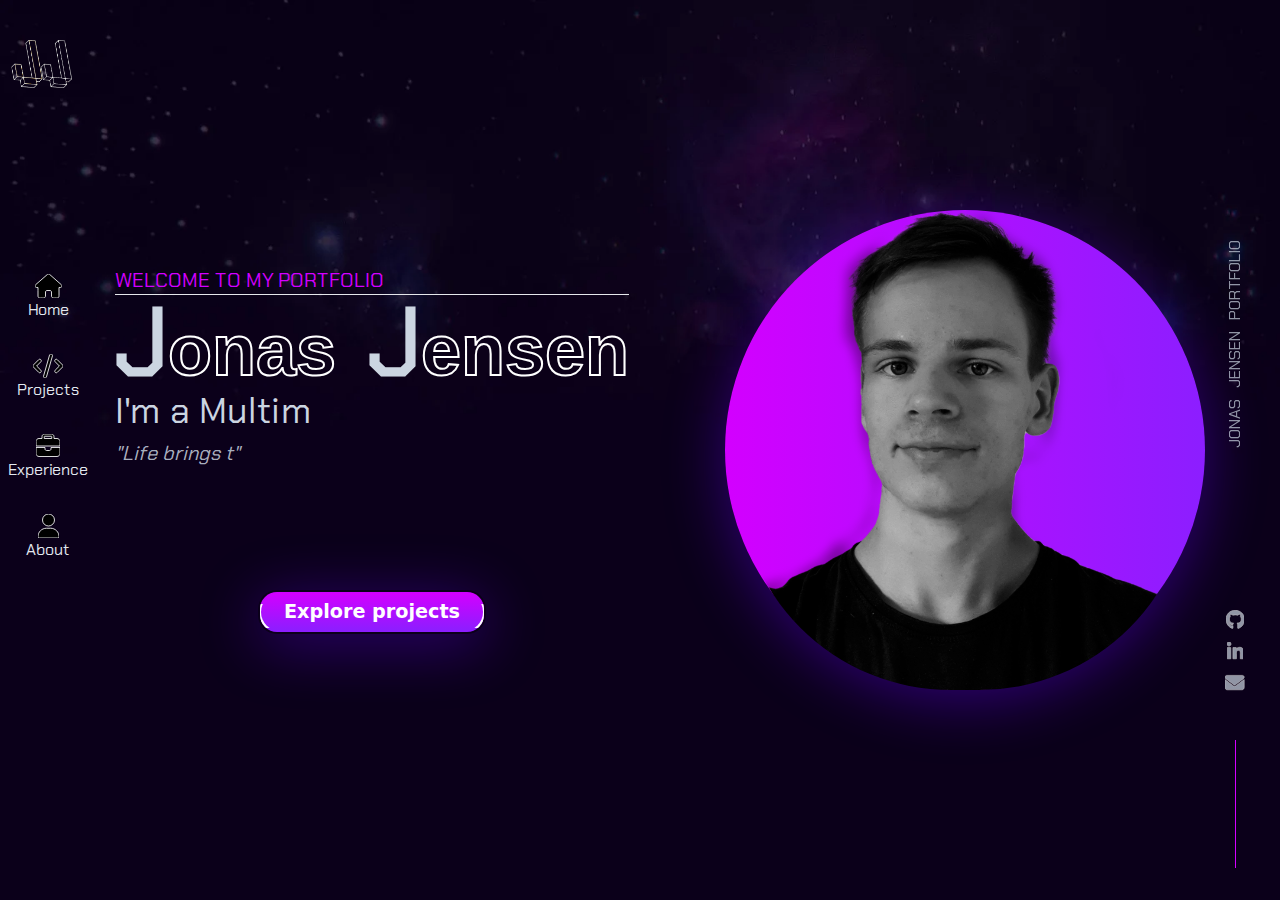
<file: index.html>
<!DOCTYPE html>
<html lang="en-US">
<head>
    <meta charset="UTF-8">
    <meta http-equiv="X-UA-Compatible" content="IE=edge">
    <meta name="viewport" content="width=device-width, initial-scale=1.0">
    <title>Jonas Jensen - Portfolio</title>
    <meta name="description" content="My personal portfolio site where i showcase some of my project and skills.">
    <meta name="keywords" content="web development, coding, webdesigner, code, portfolio">
    <meta name="author" content="Jonas Jensen">
    
    <meta property="og:title" content="Personal portfolio of Jonas Jensen">
    <meta property="og:description" content="My personal portfolio site where i showcase some of my project and skills.">
    <meta property="og:image" content="https://github.com/dokjons/dokjons.github.io/blob/main/images/fav/android-chrome-192x192.png?raw=true">
    <meta property="og:url" content="https://dokjons.github.io/">
    <meta property="og:type" content="website">
    <meta name="twitter:title" content="Personal portfolio of Jonas Jensen">
    <meta name="twitter:description" content="My personal portfolio site where i showcase some of my project and skills.">
    <meta name="twitter:image" content="images/fav/favicon-194x194.png">
    <meta name="twitter:card" content="summary_large_image">

    <link rel="stylesheet" href="styles.css" type="text/css">
    <script src="js/typeeffect.js" defer></script>
    <script src="js/main.js" defer></script>
    <script src="js/randomquotes.js" defer></script>
    <script src="js/datainjector.js" defer></script>

    <link rel="apple-touch-icon" sizes="180x180" href="/images/fav/apple-touch-icon.png">
    <link rel="icon" type="image/png" sizes="32x32" href="/images/fav/favicon-32x32.png">
    <link rel="icon" type="image/png" sizes="16x16" href="/images/fav/favicon-16x16.png">
    <link rel="manifest" href="/images/fav/site.webmanifest">
    <link rel="mask-icon" href="/images/fav/safari-pinned-tab.svg" color="#ffc02a">
    <link rel="shortcut icon" href="/images/fav/favicon.ico">
    <meta name="msapplication-TileColor" content="#252934">
    <meta name="msapplication-config" content="/images/fav/browserconfig.xml">
    <meta name="theme-color" content="#252934">
</head>
<body class="flex bg-[rgba(28,9,80,.75)] bg-[url('images/slide-bg.webp')] bg-cover select-none overflow-hidden max-[768px]:h-screen max-[768px]:block">
    <header>
        <div class="hidden max-[768px]:flex h-20 w-full justify-between px-4">
            <a href="/" class="home-logo flex items-center">
                <img class="h-12 w-auto" src="images/logo-pink.webp" alt="Pink Logo">
            </a>
            <button id="menu-btn" class="focus:outline-none h-full w-12 justify-center items-center flex flex-col z-[1]">
                <span class="z-0 bg-slate-300 h-1 w-4/5 rounded-lg bar bar1"></span>
                <span class="z-0 bg-slate-300 mt-3 h-1 w-4/5 rounded-lg bar bar2"></span>
            </button>
        </div>
        <div id="menu" class="h-screen w-20 flex flex-col py-8 px-2 max-[768px]:hidden max-[768px]:menu-container max-[768px]:fly-in-from-right">
            <div class="h-1/6 flex justify-center max-[768px]:hidden">
                <a href="/" class="home-logo group relative h-fit" title="Home">
                    <img class="h-16 w-16 object-contain transition-opacity opacity-100 group-hover:opacity-0" src="images/logo-transparent.webp" alt="Theamed Logo">
                    <img class="absolute top-0 left-0 h-16 w-16 object-contain transition-opacity duration-500  opacity-0 group-hover:opacity-100" src="images/logo-pink.webp" alt="Pink Logo">
                </a>
            </div>
            <nav class="flex items-center grow m-auto max-[768px]:m-0 max-[768px]:justify-center">
                <ul class="flex flex-col items-center gap-8 max-[768px]:w-full">
                    <li class="max-[768px]:w-full max-[768px]:border-b max-[768px]:border-solid max-[768px]:border-[#d300ff]">
                        <a href="/" data-section="home" class="home-logo flex flex-col items-center text-slate-200 font-['Chakra'] transition duration-450 ease-in-out hover:fill-[#d300ff] nav-link">
                            <svg xmlns="http://www.w3.org/2000/svg" height="1.5em" stroke="white" stroke-width="18" viewBox="0 0 576 512"><path d="M575.8 255.5c0 18-15 32.1-32 32.1h-32l.7 160.2c0 2.7-.2 5.4-.5 8.1V472c0 22.1-17.9 40-40 40H456c-1.1 0-2.2 0-3.3-.1c-1.4 .1-2.8 .1-4.2 .1H416 392c-22.1 0-40-17.9-40-40V448 384c0-17.7-14.3-32-32-32H256c-17.7 0-32 14.3-32 32v64 24c0 22.1-17.9 40-40 40H160 128.1c-1.5 0-3-.1-4.5-.2c-1.2 .1-2.4 .2-3.6 .2H104c-22.1 0-40-17.9-40-40V360c0-.9 0-1.9 .1-2.8V287.6H32c-18 0-32-14-32-32.1c0-9 3-17 10-24L266.4 8c7-7 15-8 22-8s15 2 21 7L564.8 231.5c8 7 12 15 11 24z"/></svg>
                            Home
                        </a>
                    </li>
                    <li class="max-[768px]:w-full max-[768px]:border-b max-[768px]:border-solid max-[768px]:border-[#d300ff]">
                        <a href="#projects" data-section="projects" class="flex flex-col items-center text-slate-200 font-['Chakra'] transition duration-450 ease-in-out hover:fill-[#d300ff] nav-link">
                            <svg xmlns="http://www.w3.org/2000/svg" height="1.5em" stroke="white" stroke-width="18" viewBox="0 0 640 512"><path d="M392.8 1.2c-17-4.9-34.7 5-39.6 22l-128 448c-4.9 17 5 34.7 22 39.6s34.7-5 39.6-22l128-448c4.9-17-5-34.7-22-39.6zm80.6 120.1c-12.5 12.5-12.5 32.8 0 45.3L562.7 256l-89.4 89.4c-12.5 12.5-12.5 32.8 0 45.3s32.8 12.5 45.3 0l112-112c12.5-12.5 12.5-32.8 0-45.3l-112-112c-12.5-12.5-32.8-12.5-45.3 0zm-306.7 0c-12.5-12.5-32.8-12.5-45.3 0l-112 112c-12.5 12.5-12.5 32.8 0 45.3l112 112c12.5 12.5 32.8 12.5 45.3 0s12.5-32.8 0-45.3L77.3 256l89.4-89.4c12.5-12.5 12.5-32.8 0-45.3z"/></svg>
                            Projects
                        </a>
                    </li>
                    <li class="max-[768px]:w-full max-[768px]:border-b max-[768px]:border-solid max-[768px]:border-[#d300ff]">
                        <a href="#experince" data-section="experince" class="flex flex-col items-center text-slate-200 font-['Chakra'] transition duration-450 ease-in-out hover:fill-[#d300ff] nav-link">
                            <svg xmlns="http://www.w3.org/2000/svg" height="1.5em" stroke="white" stroke-width="18" viewBox="0 0 512 512"><path d="M184 48H328c4.4 0 8 3.6 8 8V96H176V56c0-4.4 3.6-8 8-8zm-56 8V96H64C28.7 96 0 124.7 0 160v96H192 320 512V160c0-35.3-28.7-64-64-64H384V56c0-30.9-25.1-56-56-56H184c-30.9 0-56 25.1-56 56zM512 288H320v32c0 17.7-14.3 32-32 32H224c-17.7 0-32-14.3-32-32V288H0V416c0 35.3 28.7 64 64 64H448c35.3 0 64-28.7 64-64V288z"/></svg>
                            Experience
                        </a>
                    </li>
                    <li class="max-[768px]:w-full max-[768px]:border-b max-[768px]:border-solid max-[768px]:border-[#d300ff]">
                        <a href="#about" data-section="about" class="flex flex-col items-center text-slate-200 font-['Chakra'] transition duration-450 ease-in-out hover:fill-[#d300ff] nav-link">
                            <svg xmlns="http://www.w3.org/2000/svg" height="1.5em" stroke="white" stroke-width="18" viewBox="0 0 448 512"><path d="M224 256A128 128 0 1 0 224 0a128 128 0 1 0 0 256zm-45.7 48C79.8 304 0 383.8 0 482.3C0 498.7 13.3 512 29.7 512H418.3c16.4 0 29.7-13.3 29.7-29.7C448 383.8 368.2 304 269.7 304H178.3z"/></svg>
                            About
                        </a>
                    </li>
                </ul>
            </nav>
            <div class="grow"></div>
        </div>
    </header>
    <section id="home" class="section-display hidden flex-display w-full m-auto max-[768px]:max-h-[calc(100vh_-_80px)] max-[768px]:overflow-y-auto">
        <div class="flex flex-wrap justify-center w-full m-auto gap-12 min-[1283px]:gap-0 max-[768px]:h-[calc(100%_-_80px)] max-[768px]:flex-col max-[768px]:justify-center max-[768px]:items-center max-[768px]:pb-[90px]">
            <div class="flex flex-col justify-around">
                <div class="max-[600px]:px-5 w-fit float-right pr-12">
                    <h2 class="fly-in-from-top text-[#d300ff] font-['Chakra'] text-xl uppercase border-b">Welcome to my portfolio</h2>
                    <div class="flex text-slate-300 font-semibold font-['Chakra'] relative z-[1]">
                        <p class="fly-in-from-left-200">
                            <span class="max-[489px]:text-[17vw] min-[490px]:max-[768px]:text-[5rem] text-8xl">J</span><span class="max-[489px]:text-[11vw] min-[490px]:max-[768px]:text-[3rem] text-7xl txt-stroke">onas</span>
                        </p>
                        <p class="fly-in-from-right-300">
                            <span class="max-[489px]:text-[17vw] min-[490px]:max-[768px]:text-[5rem] text-8xl ml-8">J</span><span class="max-[489px]:text-[11vw] min-[490px]:max-[768px]:text-[3rem] text-7xl txt-stroke">ensen</span>
                        </p>
                    </div>
                    <p class="max-[489px]:text-[7vw] min-[490px]:max-[768px]:text-[2rem] fly-in-from-bottom m-auto text-slate-300 font-['Chakra'] text-4xl">I'm <span id="word"></span></p>
                    <p class="max-[490px]:pr-[1rem] fly-in-from-bottom m-auto text-[rgb(203_213_225_/_84%)] font-['Chakra'] mt-2 text-xl italic max-w-[515px]">"<span id="quotes"></span>"</p>
                </div>
                <div class="max-[489px]:p-0 h-[44px] fly-in-from-bottom delay-200 flex justify-center mt-3 pr-12">
                    <a href="#projects" data-section="projects" id="new-link" class="rotating-brdr before:rotating-brdr-bef after:rotating-brdr-aft hover:underline nav-link"><span class="flex items-center z-[2]">Explore projects</span></a>
                </div>
            </div>
            <div class="fly-in-from-top delay-200">
                <div class="max-[489px]:m-0 max-[489px]:h-full max-[489px]:w-[50vw] min-[490px]:max-[768px]:h-full min-[490px]:max-[768px]:w-72 flex justify-center w-[30rem] h-[30rem] rounded-full bg-gradient-to-r from-[#d300ff] from-0% to-[#8c1eff] to-100% mr-10 cirlce-shadow-move ">
                    <img class="image-effect h-full w-auto rounded-[13.3rem] img-animation" src="images/me2.png" alt="Portrait photography of me">
                </div>
            </div>
        </div>
    </section>
    <section id="projects" class="section-display hidden w-full">
        <div id="dec-container" class="max-[1078px]:w-auto py-4 fixed z-10 hidden justify-center w-full h-full backdrop-blur-lg">
            <div class="max-w-[1000px] bg-[#421c6f]">
                <div class="flex justify-between items-center px-4 h-12 font-['Chakra'] text-slate-300 font-bold">
                    <p class="text-xl">Project Info</p>
                    <button id="close-dec" class="text-2xl">&#10005;</button>
                </div>
                <ul class="flex justify-center font-['Chakra'] h-[calc(100vh_-_80px)] max-[768px]:h-[calc(100vh_-_150px)]">
                    <li id="xwin-dec" class="w-full px-8 hidden overflow-auto h-100 max-h-[810px]">
                        <div class="flex flex-col items-center gap-2 mb-4">
                            <p class="text-[#d300ff] font-bold text-center text-2xl">XWinWrap-GUI</p>
                            <img class="w-auto max-h-[450px]" src="images/projects/xwinwrap-gui.png" alt="A window with different animated wallpapers">
                        </div>
                        <!--<ul class="max-[375px]:max-h-[calc(100vh_-_390px)] max-[489px]:max-h-[calc(100vh_-_440px)] max-[600px]:max-h-[calc(100vh_-_510px)] max-[685px]:max-h-[calc(100vh_-_560px)] max-[768px]:max-h-[calc(100vh_-_600px)] max-[800px]:max-h-[calc(100vh_-_500px)] max-[865px]:max-h-[calc(100vh_-_550px)] max-h-[calc(100vh_-_590px)] flex flex-col gap-5 text-slate-300 overflow-auto pb-8">-->
                        <ul class="flex flex-col gap-5 text-slate-300 pb-8">
                            <li>
                                <p class="text-[#d300ff] font-bold">Project Title:</p>
                                <p>XWinWrap-GUI: Linux Live Wallpaper Manager</p>
                            </li>
                            <li>
                                <p class="text-[#d300ff] font-bold">Project Description:</p>
                                <p>XWinWrap-GUI is a Linux utility born out of a passion for customization and aesthetics. Designed to simplify the management of livewallpapers, this project enhances the functionality of the command-line tool 'xwinwrap' by providing an intuitive Graphical User Interface (GUI).</p>
                            </li>
                            <li>
                                <p class="text-[#d300ff] font-bold">Key Features:</p>
                                <ul class="pl-5">
                                    <li class="my-2 list-disc marker:text-[#d300ff]">
                                        <p class="text-slate-300 flex flex-col gap-1"><span class="font-bold mr-1">Simplicity and Control:</span>XWinWrap-GUI allows you to effortlessly set and manage livewallpapers with just a few clicks, eliminating the need for complex commands.</p>
                                    </li>
                                    <li class="my-2 list-disc marker:text-[#d300ff]">
                                        <p class="text-slate-300 flex flex-col gap-1"><span class="font-bold mr-1">Customization:</span>Adjust the frames per second (FPS), toggle audio playback, and fine-tune other parameters to create the perfect livewallpaper experience.</p>
                                    </li>
                                    <li class="my-2 list-disc marker:text-[#d300ff]">
                                        <p class="text-slate-300 flex flex-col gap-1"><span class="font-bold mr-1">Seamless Integration:</span>Seamlessly integrate livewallpapers into your Linux desktop environment without any hassle.</p>
                                    </li>
                                </ul>
                            </li>
                            <li>
                                <p class="text-[#d300ff] font-bold">Programming Languages:</p>
                                <p>Python and JavaScript</p>
                            </li>
                            <li>
                                <p class="text-[#d300ff] font-bold">What I've Learned:</p>
                                <p>Throughout the development of XWinWrap-GUI, I honed my skills in Python and JavaScript, gaining valuable experience in GUI development and command-line tool integration. This project allowed me to delve deep into the Linux environment, improving my understanding of its inner workings and user experience design.</p>
                                <p>XWinWrap-GUI also taught me the importance of creating user-friendly tools, making advanced customization accessible to a broader audience.</p>
                            </li>
                            <li>
                                <p class="text-[#d300ff] font-bold">Project Status:</p>
                                <p>XWinWrap-GUI is a testament to my commitment to making Linux customization more accessible. It continues to be a work in progress, with new features and enhancements regularly added to provide an even better livewallpaper experience on Linux.</p>
                            </li>
                        </ul>
                    </li>
                    <li id="dungeon-dec" class="w-full px-8 hidden overflow-auto h-100 max-h-[810px]">
                        <div class="flex flex-col items-center gap-2 mb-4">
                            <p class="text-[#d300ff] font-bold text-center text-2xl">Dungeon Master</p>
                            <img class="w-auto max-h-[450px]" src="images/projects/dungeon-master.jpg" alt="A black screen with ASCII text spelling Dungeon Master">
                        </div>
                        <ul class="flex flex-col gap-5 text-slate-300 pb-8">
                            <li>
                                <p class="text-[#d300ff] font-bold">Project Title:</p>
                                <p>Dungeon Master: Text-Based Adventure Game</p>
                            </li>
                            <li>
                                <p class="text-[#d300ff] font-bold">Project Description:</p>
                                <p>Dungeon Master is an immersive text-based adventure game that places the player in the heart of a captivating narrative. In this interactive journey, users have the opportunity to create a character, choose from various character classes, and navigate through a thrilling story filled with choices that shape their destiny.</p>
                            </li>
                            <li>
                                <p class="text-[#d300ff] font-bold">Key Features:</p>
                                <ul class="pl-5">
                                    <li class="my-2 list-disc marker:text-[#d300ff]">
                                        <p class="text-slate-300 flex flex-col gap-1"><span class="font-bold mr-1">Character Creation:</span>Players can craft their own unique character, selecting a class that defines their abilities and playstyle.</p>
                                    </li>
                                    <li class="my-2 list-disc marker:text-[#d300ff]">
                                        <p class="text-slate-300 flex flex-col gap-1"><span class="font-bold mr-1">Interactive Storytelling:</span>Dive into a rich narrative filled with twists and turns. Your choices throughout the game impact the outcome, offering a dynamic and engaging experience.</p>
                                    </li>
                                    <li class="my-2 list-disc marker:text-[#d300ff]">
                                        <p class="text-slate-300 flex flex-col gap-1"><span class="font-bold mr-1">HTML, SCSS, and JavaScript:</span> The game is built using a combination of HTML, SCSS for styling, and JavaScript for interactivity, showcasing technical proficiency and creativity.</p>
                                    </li>
                                </ul>
                            </li>
                            <li>
                                <p class="text-[#d300ff] font-bold">Programming Languages:</p>
                                <p>HTML, SCSS and JavaScript</p>
                            </li>
                            <li>
                                <p class="text-[#d300ff] font-bold">What I've Learned:</p>
                                <p>Developing Dungeon Master was a valuable learning experience. It allowed me to hone my skills in front-end web development, utilizing HTML, SCSS, and JavaScript to create an immersive gaming experience. I gained expertise in user interface design, storytelling, and the intricacies of interactive web applications.</p>
                                <p>Furthermore, this project highlighted the importance of user engagement and choice-driven narratives in game development. It provided insight into player psychology and the art of creating compelling, replayable experiences.</p>
                            </li>
                            <li>
                                <p class="text-[#d300ff] font-bold">Project Status:</p>
                                <p>Dungeon Master is an ongoing project, with potential for expansion and refinement. As I continue to develop this text-based adventure game, I aim to offer players even more choices, captivating storylines, and an ever-evolving world to explore.</p>
                            </li>
                        </ul>
                    </li>
                    <li id="car-dec" class="w-full px-8 hidden overflow-auto h-100 max-h-[810px]">
                        <div class="flex flex-col items-center gap-2 mb-4">
                            <p class="text-[#d300ff] font-bold text-center text-2xl">Self-Driving Car Game</p>
                            <img class="w-auto max-h-[450px]" src="images/projects/car-game.png" alt="A car trying to advoid other cars">
                        </div>
                        <ul class="flex flex-col gap-5 text-slate-300 pb-8">
                            <li>
                                <p class="text-[#d300ff] font-bold">Project Title:</p>
                                <p>Self-Driving Car Game with Machine Learning</p>
                            </li>
                            <li>
                                <p class="text-[#d300ff] font-bold">Project Description:</p>
                                <p>Immerse yourself in the future of gaming with our groundbreaking Self-Driving Car Game. This cutting-edge project combines the thrill of racing with the power of neural networks and machine learning, resulting in a gaming experience like no other. In this game, you're not just a player; you're a trainer, guiding an AI-driven car to learn, adapt, and conquer challenging tracks.</p>
                            </li>
                            <li>
                                <p class="text-[#d300ff] font-bold">Key Features:</p>
                                <ul class="pl-5">
                                    <li class="my-2 list-disc marker:text-[#d300ff]">
                                        <p class="text-slate-300 flex flex-col gap-1"><span class="font-bold mr-1">Neural Network AI:</span>Our game features a neural network-based AI that learns from its mistakes and continually improves its racing skills. Each race is a unique opportunity for the AI to refine its strategies.</p>
                                    </li>
                                    <li class="my-2 list-disc marker:text-[#d300ff]">
                                        <p class="text-slate-300 flex flex-col gap-1"><span class="font-bold mr-1">Dynamic Learning:</span>Watch as the AI evolves over time, becoming increasingly adept at navigating complex tracks, avoiding obstacles, and making split-second decisions.</p>
                                    </li>
                                    <li class="my-2 list-disc marker:text-[#d300ff]">
                                        <p class="text-slate-300 flex flex-col gap-1"><span class="font-bold mr-1">JavaScript Mastery:</span>The game is built using JavaScript, showcasing advanced programming skills and a deep understanding of machine learning principles.</p>
                                    </li>
                                </ul>
                            </li>
                            <li>
                                <p class="text-[#d300ff] font-bold">Programming Languages:</p>
                                <p>JavaScript</p>
                            </li>
                            <li>
                                <p class="text-[#d300ff] font-bold">What I've Learned:</p>
                                <p>Developing this Self-Driving Car Game was an exhilarating journey into the realms of artificial intelligence, machine learning, and game development. Through this project, I deepened my knowledge of JavaScript and gained hands-on experience with neural networks. It taught me the intricacies of reinforcement learning, allowing me to create an AI that can adapt and excel in a dynamic environment.</p>
                                <p>This project also emphasized the importance of iterative development and the value of data-driven decision-making. It's a testament to my commitment to pushing the boundaries of what's possible in the world of gaming and AI.</p>
                            </li>
                            <li>
                                <p class="text-[#d300ff] font-bold">Project Status:</p>
                                <p>The Self-Driving Car Game is an ongoing experiment in AI and gaming. I'm continuously working to enhance the AI's learning capabilities, refine the gameplay experience, and introduce new challenges for players. The future holds exciting possibilities for this project, as we explore the convergence of gaming and AI technology.</p>
                            </li>
                        </ul>
                    </li>
                    <li id="desktop-dec" class="w-full px-8 hidden overflow-auto h-100 max-h-[810px]">
                        <div class="flex flex-col items-center gap-2 mb-4">
                            <p class="text-[#d300ff] font-bold text-center text-2xl">Desktop Simulation</p>
                            <img class="w-auto max-h-[450px]" src="images/projects/desktop-sim.png" alt="A Linux Desktop">
                        </div>
                        <ul class="flex flex-col gap-5 text-slate-300 pb-8">
                            <li>
                                <p class="text-[#d300ff] font-bold">Project Title:</p>
                                <p>Linux Desktop Simulation</p>
                            </li>
                            <li>
                                <p class="text-[#d300ff] font-bold">Project Description:</p>
                                <p>Step into the digital world of my Linux desktop with this captivating simulation project. With an intricate blend of HTML, LESS, and JavaScript, I've crafted a detailed and immersive experience that replicates the look and feel of my Linux desktop. This project is a testament to my attention to detail and passion for creating lifelike simulations.</p>
                            </li>
                            <li>
                                <p class="text-[#d300ff] font-bold">Key Features:</p>
                                <ul class="pl-5">
                                    <li class="my-2 list-disc marker:text-[#d300ff]">
                                        <p class="text-slate-300 flex flex-col gap-1"><span class="font-bold mr-1">Realistic Desktop Environment:</span>Experience the familiarity of a Linux desktop, complete with a live clock, system uptime, and a simulated file directory structure.</p>
                                    </li>
                                    <li class="my-2 list-disc marker:text-[#d300ff]">
                                        <p class="text-slate-300 flex flex-col gap-1"><span class="font-bold mr-1">Interactive Elements:</span>Interact with the simulation just as you would with a real desktop. Open folders, create files, and explore the digital environment.</p>
                                    </li>
                                    <li class="my-2 list-disc marker:text-[#d300ff]">
                                        <p class="text-slate-300 flex flex-col gap-1"><span class="font-bold mr-1">HTML, LESS, and JavaScript:</span>The project is built using a combination of HTML for structure, LESS for styling, and JavaScript for interactivity, showcasing my proficiency in front-end web technologies.</p>
                                    </li>
                                </ul>
                            </li>
                            <li>
                                <p class="text-[#d300ff] font-bold">Programming Languages:</p>
                                <p>HTML, LESS and JavaScript</p>
                            </li>
                            <li>
                                <p class="text-[#d300ff] font-bold">What I've Learned:</p>
                                <p>The Linux Desktop Simulation project challenged me to push the boundaries of web development and simulation design. I deepened my understanding of HTML, LESS, and JavaScript, using these technologies to meticulously recreate the nuances of a Linux desktop environment.</p>
                                <p>This project underscored the importance of user experience design and the value of attention to detail. It allowed me to explore creative ways to blend realism with digital interactivity.</p>
                            </li>
                            <li>
                                <p class="text-[#d300ff] font-bold">Project Status:</p>
                                <p>The Linux Desktop Simulation project continues to evolve, with new features and enhancements in the pipeline. As I refine and expand this digital desktop experience, I aim to capture even more of the essence of a real Linux desktop, providing users with an engaging and nostalgic encounter.</p>
                            </li>
                        </ul>
                    </li>
                </ul>
            </div>
        </div>
        <ul class="max-[865px]:p-[2rem_0] min-[866px]:max-[1282px]:p-[4rem_0] min-[1283px]:p-[4rem_17vw] py-16 px-80 max-h-screen overflow-x-hidden overflow-y-auto">
            <li class="fly-in-from-left-200 max-[865px]:flex-col relative w-full overflow-hidden flex items-center mb-20">
                <div class="max-[495px]:w-3/4 max-[865px]:w-3/6 max-[865px]:m-0 max-[865px]:p-0 float-left w-[35%] h-fit -mr-[6%] ml-[5%]  p-5 relative z-[1] text-slate-300 font-['Chakra']">
                    <p class="text-[#d300ff] font-bold">Featured Project</p>
                    <h3 class="text-[clamp(24px,5vw,28px)] font-bold mb-4 hover:underline"><a href="" rel="noreferrer" target="_blank">XWinWrap-GUI</a></h3>
                    <div class="bg-[#47007b] p-4 rounded">
                        <p>XWinWrap-GUI is a Graphical User Interface i made for the Linux CLI command xwinwrap, which makes it easier to manage livewallpapers, set FPS, toggle audio and much more.</p>
                    </div>
                    <ul class="max-[865px]:justify-start max-[865px]:flex-wrap max-[865px]:w-fit flex gap-3 my-4 font-bold">
                        <li>Written in</li>
                        <li class="text-[#d300ff]">Python</li>
                        <li class="text-[#d300ff]">JavaScript</li>
                    </ul>
                    <div class="flex gap-3 items-center max-[865px]:w-fit max-[865px]:translate-x-[0px] max-[865px]:-translate-y-[10px]">
                        <a href="" title="Github" target="_blank" rel="noreferrer">
                            <svg class="opacity-70 hover:opacity-100" xmlns="http://www.w3.org/2000/svg" height="1.5em" stroke="white" stroke-width="18" fill="rgb(203 213 225)" viewBox="0 0 496 512"><path d="M165.9 397.4c0 2-2.3 3.6-5.2 3.6-3.3.3-5.6-1.3-5.6-3.6 0-2 2.3-3.6 5.2-3.6 3-.3 5.6 1.3 5.6 3.6zm-31.1-4.5c-.7 2 1.3 4.3 4.3 4.9 2.6 1 5.6 0 6.2-2s-1.3-4.3-4.3-5.2c-2.6-.7-5.5.3-6.2 2.3zm44.2-1.7c-2.9.7-4.9 2.6-4.6 4.9.3 2 2.9 3.3 5.9 2.6 2.9-.7 4.9-2.6 4.6-4.6-.3-1.9-3-3.2-5.9-2.9zM244.8 8C106.1 8 0 113.3 0 252c0 110.9 69.8 205.8 169.5 239.2 12.8 2.3 17.3-5.6 17.3-12.1 0-6.2-.3-40.4-.3-61.4 0 0-70 15-84.7-29.8 0 0-11.4-29.1-27.8-36.6 0 0-22.9-15.7 1.6-15.4 0 0 24.9 2 38.6 25.8 21.9 38.6 58.6 27.5 72.9 20.9 2.3-16 8.8-27.1 16-33.7-55.9-6.2-112.3-14.3-112.3-110.5 0-27.5 7.6-41.3 23.6-58.9-2.6-6.5-11.1-33.3 2.6-67.9 20.9-6.5 69 27 69 27 20-5.6 41.5-8.5 62.8-8.5s42.8 2.9 62.8 8.5c0 0 48.1-33.6 69-27 13.7 34.7 5.2 61.4 2.6 67.9 16 17.7 25.8 31.5 25.8 58.9 0 96.5-58.9 104.2-114.8 110.5 9.2 7.9 17 22.9 17 46.4 0 33.7-.3 75.4-.3 83.6 0 6.5 4.6 14.4 17.3 12.1C428.2 457.8 496 362.9 496 252 496 113.3 383.5 8 244.8 8zM97.2 352.9c-1.3 1-1 3.3.7 5.2 1.6 1.6 3.9 2.3 5.2 1 1.3-1 1-3.3-.7-5.2-1.6-1.6-3.9-2.3-5.2-1zm-10.8-8.1c-.7 1.3.3 2.9 2.3 3.9 1.6 1 3.6.7 4.3-.7.7-1.3-.3-2.9-2.3-3.9-2-.6-3.6-.3-4.3.7zm32.4 35.6c-1.6 1.3-1 4.3 1.3 6.2 2.3 2.3 5.2 2.6 6.5 1 1.3-1.3.7-4.3-1.3-6.2-2.2-2.3-5.2-2.6-6.5-1zm-11.4-14.7c-1.6 1-1.6 3.6 0 5.9 1.6 2.3 4.3 3.3 5.6 2.3 1.6-1.3 1.6-3.9 0-6.2-1.4-2.3-4-3.3-5.6-2z"/></svg>
                        </a>
                        <button data-project="xwin" class="read-more read-more-btn rotating-brdr before:rotating-brdr-bef after:rotating-brdr-aft hover:underline nav-link"><span class="flex items-center z-[2]">Read more</span></button>
                    </div>
                </div>
                <div class="max-[495px]:w-3/4 float-right w-3/6">
                    <a class="bg-[#d300ff] mix-blend-luminosity brightness-[90%] contrast-100 grayscale transition-[all] hover:filter-none hover:mix-blend-normal" href="" rel="noreferrer" target="_blank">
                        <img class="rounded border border-solid border-purple-500 max-h-[345px] max-w-[590px] h-full w-full" src="images/projects/xwinwrap-gui.png" alt="Window frame with different wallpapers and settings to the right side">
                    </a>
                </div>
            </li>
            <li class="fly-in-from-right max-[865px]:flex-col-reverse relative w-full overflow-hidden flex items-center mb-20">
                <div class="max-[495px]:w-3/4 max-[865px]:m-0 float-right w-3/6 ml-[6%] -mr-[5%]">
                    <a class="bg-[#d300ff] mix-blend-luminosity brightness-[90%] contrast-100 grayscale transition-[all] hover:filter-none hover:mix-blend-normal" href="" rel="noreferrer" target="_blank">
                        <img class="float-right rounded border border-solid border-purple-500 max-h-[345px] max-w-[590px] h-full w-full" src="images/projects/dungeon-master.jpg" alt="ASCII text spelling Dungeon Master with a text field blow">
                    </a>
                </div>
                <div class="max-[495px]:w-3/4 max-[865px]:text-left max-[865px]:w-3/6 max-[865px]:m-0 max-[865px]:p-0 text-right float-left w-[35%] h-fit mr-[5%]  p-5 relative z-[1] text-slate-300 font-['Chakra']">
                    <p class="text-[#d300ff] font-bold">Featured Project</p>
                    <h3 class="text-[clamp(24px,5vw,28px)] font-bold mb-4 hover:underline"><a href="" rel="noreferrer" target="_blank">Dungeon Master Game</a></h3>
                    <div class="bg-[#47007b] p-4 rounded">
                        <p>Dungeon Master is a text based adventure game where the user can create a character, select a class and is given different options throughout the story.</p>
                    </div>
                    <ul class="max-[865px]:justify-start max-[865px]:flex-wrap max-[865px]:w-fit flex gap-3 my-4 font-bold justify-end">
                        <li>Written in</li>
                        <li class="text-[#d300ff]">HTML</li>
                        <li class="text-[#d300ff]">SCSS</li>
                        <li class="text-[#d300ff]">JavaScript</li>
                    </ul>
                    <div class="gap-3 items-center max-[865px]:w-fit max-[865px]:translate-x-[0px] max-[865px]:-translate-y-[10px] flex justify-end">
                        <a href="" title="Github">
                            <svg class="opacity-70 hover:opacity-100" xmlns="http://www.w3.org/2000/svg" height="1.5em" stroke="white" stroke-width="18" fill="rgb(203 213 225)" viewBox="0 0 496 512"><path d="M165.9 397.4c0 2-2.3 3.6-5.2 3.6-3.3.3-5.6-1.3-5.6-3.6 0-2 2.3-3.6 5.2-3.6 3-.3 5.6 1.3 5.6 3.6zm-31.1-4.5c-.7 2 1.3 4.3 4.3 4.9 2.6 1 5.6 0 6.2-2s-1.3-4.3-4.3-5.2c-2.6-.7-5.5.3-6.2 2.3zm44.2-1.7c-2.9.7-4.9 2.6-4.6 4.9.3 2 2.9 3.3 5.9 2.6 2.9-.7 4.9-2.6 4.6-4.6-.3-1.9-3-3.2-5.9-2.9zM244.8 8C106.1 8 0 113.3 0 252c0 110.9 69.8 205.8 169.5 239.2 12.8 2.3 17.3-5.6 17.3-12.1 0-6.2-.3-40.4-.3-61.4 0 0-70 15-84.7-29.8 0 0-11.4-29.1-27.8-36.6 0 0-22.9-15.7 1.6-15.4 0 0 24.9 2 38.6 25.8 21.9 38.6 58.6 27.5 72.9 20.9 2.3-16 8.8-27.1 16-33.7-55.9-6.2-112.3-14.3-112.3-110.5 0-27.5 7.6-41.3 23.6-58.9-2.6-6.5-11.1-33.3 2.6-67.9 20.9-6.5 69 27 69 27 20-5.6 41.5-8.5 62.8-8.5s42.8 2.9 62.8 8.5c0 0 48.1-33.6 69-27 13.7 34.7 5.2 61.4 2.6 67.9 16 17.7 25.8 31.5 25.8 58.9 0 96.5-58.9 104.2-114.8 110.5 9.2 7.9 17 22.9 17 46.4 0 33.7-.3 75.4-.3 83.6 0 6.5 4.6 14.4 17.3 12.1C428.2 457.8 496 362.9 496 252 496 113.3 383.5 8 244.8 8zM97.2 352.9c-1.3 1-1 3.3.7 5.2 1.6 1.6 3.9 2.3 5.2 1 1.3-1 1-3.3-.7-5.2-1.6-1.6-3.9-2.3-5.2-1zm-10.8-8.1c-.7 1.3.3 2.9 2.3 3.9 1.6 1 3.6.7 4.3-.7.7-1.3-.3-2.9-2.3-3.9-2-.6-3.6-.3-4.3.7zm32.4 35.6c-1.6 1.3-1 4.3 1.3 6.2 2.3 2.3 5.2 2.6 6.5 1 1.3-1.3.7-4.3-1.3-6.2-2.2-2.3-5.2-2.6-6.5-1zm-11.4-14.7c-1.6 1-1.6 3.6 0 5.9 1.6 2.3 4.3 3.3 5.6 2.3 1.6-1.3 1.6-3.9 0-6.2-1.4-2.3-4-3.3-5.6-2z"/></svg>
                        </a>
                        <button data-project="dungeon" class="read-more read-more-btn rotating-brdr before:rotating-brdr-bef after:rotating-brdr-aft hover:underline nav-link"><span class="flex items-center z-[2]">Read more</span></button>
                    </div>
                </div>
            </li>
            <li class="max-[865px]:flex-col relative w-full overflow-hidden flex items-center mb-20">
                <div class="max-[495px]:w-3/4 max-[865px]:w-3/6 max-[865px]:m-0 max-[865px]:p-0 float-left w-[35%] h-fit -mr-[6%] ml-[5%]  p-5 relative z-[1] text-slate-300 font-['Chakra']">
                    <p class="text-[#d300ff] font-bold">Featured Project</p>
                    <h3 class="text-[clamp(24px,5vw,28px)] font-bold mb-4 hover:underline"><a href="" rel="noreferrer" target="_blank">Selfdriving car game</a></h3>
                    <div class="bg-[#47007b] p-4 rounded">
                        <p>A selfdriving car game, with neural networks and machine learning, that learns from it's mistakes and perfect them for the next run.</p>
                    </div>
                    <ul class="max-[865px]:justify-start max-[865px]:flex-wrap max-[865px]:w-fit flex gap-3 my-4 font-bold">
                        <li>Written in</li>
                        <li class="text-[#d300ff]">JavaScript</li>
                    </ul>
                    <div class="flex gap-3 items-center max-[865px]:w-fit max-[865px]:translate-x-[0px] max-[865px]:-translate-y-[10px]">
                        <a href="" title="Github">
                            <svg class="opacity-70 hover:opacity-100" xmlns="http://www.w3.org/2000/svg" height="1.5em" stroke="white" stroke-width="18" fill="rgb(203 213 225)" viewBox="0 0 496 512"><path d="M165.9 397.4c0 2-2.3 3.6-5.2 3.6-3.3.3-5.6-1.3-5.6-3.6 0-2 2.3-3.6 5.2-3.6 3-.3 5.6 1.3 5.6 3.6zm-31.1-4.5c-.7 2 1.3 4.3 4.3 4.9 2.6 1 5.6 0 6.2-2s-1.3-4.3-4.3-5.2c-2.6-.7-5.5.3-6.2 2.3zm44.2-1.7c-2.9.7-4.9 2.6-4.6 4.9.3 2 2.9 3.3 5.9 2.6 2.9-.7 4.9-2.6 4.6-4.6-.3-1.9-3-3.2-5.9-2.9zM244.8 8C106.1 8 0 113.3 0 252c0 110.9 69.8 205.8 169.5 239.2 12.8 2.3 17.3-5.6 17.3-12.1 0-6.2-.3-40.4-.3-61.4 0 0-70 15-84.7-29.8 0 0-11.4-29.1-27.8-36.6 0 0-22.9-15.7 1.6-15.4 0 0 24.9 2 38.6 25.8 21.9 38.6 58.6 27.5 72.9 20.9 2.3-16 8.8-27.1 16-33.7-55.9-6.2-112.3-14.3-112.3-110.5 0-27.5 7.6-41.3 23.6-58.9-2.6-6.5-11.1-33.3 2.6-67.9 20.9-6.5 69 27 69 27 20-5.6 41.5-8.5 62.8-8.5s42.8 2.9 62.8 8.5c0 0 48.1-33.6 69-27 13.7 34.7 5.2 61.4 2.6 67.9 16 17.7 25.8 31.5 25.8 58.9 0 96.5-58.9 104.2-114.8 110.5 9.2 7.9 17 22.9 17 46.4 0 33.7-.3 75.4-.3 83.6 0 6.5 4.6 14.4 17.3 12.1C428.2 457.8 496 362.9 496 252 496 113.3 383.5 8 244.8 8zM97.2 352.9c-1.3 1-1 3.3.7 5.2 1.6 1.6 3.9 2.3 5.2 1 1.3-1 1-3.3-.7-5.2-1.6-1.6-3.9-2.3-5.2-1zm-10.8-8.1c-.7 1.3.3 2.9 2.3 3.9 1.6 1 3.6.7 4.3-.7.7-1.3-.3-2.9-2.3-3.9-2-.6-3.6-.3-4.3.7zm32.4 35.6c-1.6 1.3-1 4.3 1.3 6.2 2.3 2.3 5.2 2.6 6.5 1 1.3-1.3.7-4.3-1.3-6.2-2.2-2.3-5.2-2.6-6.5-1zm-11.4-14.7c-1.6 1-1.6 3.6 0 5.9 1.6 2.3 4.3 3.3 5.6 2.3 1.6-1.3 1.6-3.9 0-6.2-1.4-2.3-4-3.3-5.6-2z"/></svg>
                        </a>
                        <button data-project="car" class="read-more read-more-btn rotating-brdr before:rotating-brdr-bef after:rotating-brdr-aft hover:underline nav-link"><span class="flex items-center z-[2]">Read more</span></button>
                    </div>
                </div>
                <div class="max-[495px]:w-3/4 float-right w-3/6">
                    <a class="bg-[#d300ff] mix-blend-luminosity brightness-[90%] contrast-100 grayscale transition-[all] hover:filter-none hover:mix-blend-normal" href="" rel="noreferrer" target="_blank">
                        <img class="rounded border border-solid border-purple-500 max-h-[345px] max-w-[590px] h-full w-full" src="images/projects/car-game.png" alt="Test">
                    </a>
                </div>
            </li>
            <li class="max-[865px]:flex-col-reverse relative w-full overflow-hidden flex items-center mb-20">
                <div class="max-[495px]:w-3/4 max-[865px]:m-0 float-right w-3/6 ml-[6%] -mr-[5%]">
                    <a class="bg-[#d300ff] mix-blend-luminosity brightness-[90%] contrast-100 grayscale transition-[all] hover:filter-none hover:mix-blend-normal" href="" rel="noreferrer" target="_blank">
                        <img class="float-right rounded border border-solid border-purple-500 max-h-[345px] max-w-[590px] h-full w-full" src="images/projects/desktop-sim.png" alt="ASCII text spelling Dungeon Master with a text field blow">
                    </a>
                </div>
                <div class="max-[495px]:w-3/4 max-[865px]:text-left max-[865px]:w-3/6 max-[865px]:m-0 max-[865px]:p-0 text-right float-left w-[35%] h-fit mr-[5%]  p-5 relative z-[1] text-slate-300 font-['Chakra']">
                    <p class="text-[#d300ff] font-bold">Featured Project</p>
                    <h3 class="text-[clamp(24px,5vw,28px)] font-bold mb-4 hover:underline"><a href="" rel="noreferrer" target="_blank">Desktop Simulation</a></h3>
                    <div class="bg-[#47007b] p-4 rounded">
                        <p>A fun little project i made simulating my Linux desktop with realistic features like a live clock, uptime, directory and much more to give a genuine feeling.</p>
                    </div>
                    <ul class="max-[865px]:justify-start max-[865px]:flex-wrap max-[865px]:w-fit flex gap-3 my-4 font-bold justify-end">
                        <li>Written in</li>
                        <li class="text-[#d300ff]">HTML</li>
                        <li class="text-[#d300ff]">LESS</li>
                        <li class="text-[#d300ff]">JavaScript</li>
                    </ul>
                    <div class="gap-3 items-center max-[865px]:w-fit max-[865px]:translate-x-[0px] max-[865px]:-translate-y-[10px] flex justify-end">
                        <a href="" title="Github">
                            <svg class="opacity-70 hover:opacity-100" xmlns="http://www.w3.org/2000/svg" height="1.5em" stroke="white" stroke-width="18" fill="rgb(203 213 225)" viewBox="0 0 496 512"><path d="M165.9 397.4c0 2-2.3 3.6-5.2 3.6-3.3.3-5.6-1.3-5.6-3.6 0-2 2.3-3.6 5.2-3.6 3-.3 5.6 1.3 5.6 3.6zm-31.1-4.5c-.7 2 1.3 4.3 4.3 4.9 2.6 1 5.6 0 6.2-2s-1.3-4.3-4.3-5.2c-2.6-.7-5.5.3-6.2 2.3zm44.2-1.7c-2.9.7-4.9 2.6-4.6 4.9.3 2 2.9 3.3 5.9 2.6 2.9-.7 4.9-2.6 4.6-4.6-.3-1.9-3-3.2-5.9-2.9zM244.8 8C106.1 8 0 113.3 0 252c0 110.9 69.8 205.8 169.5 239.2 12.8 2.3 17.3-5.6 17.3-12.1 0-6.2-.3-40.4-.3-61.4 0 0-70 15-84.7-29.8 0 0-11.4-29.1-27.8-36.6 0 0-22.9-15.7 1.6-15.4 0 0 24.9 2 38.6 25.8 21.9 38.6 58.6 27.5 72.9 20.9 2.3-16 8.8-27.1 16-33.7-55.9-6.2-112.3-14.3-112.3-110.5 0-27.5 7.6-41.3 23.6-58.9-2.6-6.5-11.1-33.3 2.6-67.9 20.9-6.5 69 27 69 27 20-5.6 41.5-8.5 62.8-8.5s42.8 2.9 62.8 8.5c0 0 48.1-33.6 69-27 13.7 34.7 5.2 61.4 2.6 67.9 16 17.7 25.8 31.5 25.8 58.9 0 96.5-58.9 104.2-114.8 110.5 9.2 7.9 17 22.9 17 46.4 0 33.7-.3 75.4-.3 83.6 0 6.5 4.6 14.4 17.3 12.1C428.2 457.8 496 362.9 496 252 496 113.3 383.5 8 244.8 8zM97.2 352.9c-1.3 1-1 3.3.7 5.2 1.6 1.6 3.9 2.3 5.2 1 1.3-1 1-3.3-.7-5.2-1.6-1.6-3.9-2.3-5.2-1zm-10.8-8.1c-.7 1.3.3 2.9 2.3 3.9 1.6 1 3.6.7 4.3-.7.7-1.3-.3-2.9-2.3-3.9-2-.6-3.6-.3-4.3.7zm32.4 35.6c-1.6 1.3-1 4.3 1.3 6.2 2.3 2.3 5.2 2.6 6.5 1 1.3-1.3.7-4.3-1.3-6.2-2.2-2.3-5.2-2.6-6.5-1zm-11.4-14.7c-1.6 1-1.6 3.6 0 5.9 1.6 2.3 4.3 3.3 5.6 2.3 1.6-1.3 1.6-3.9 0-6.2-1.4-2.3-4-3.3-5.6-2z"/></svg>
                        </a>
                        <button data-project="desktop" class="read-more read-more-btn rotating-brdr before:rotating-brdr-bef after:rotating-brdr-aft hover:underline nav-link"><span class="flex items-center z-[2]">Read more</span></button>
                    </div>
                </div>
            </li>
            <li class="font-['Chakra']">
                <h4 class="text-center text-slate-300 text-[clamp(24px,5vw,28px)] font-bold mb-4">Honorable Mentions</h4>
                <ul class="max-[495px]:grid-cols-[repeat(auto-fill,_minmax(200px,_1fr))] max-[495px]:p-[0_2.5rem] grid grid-cols-[repeat(auto-fill,_minmax(300px,_1fr))] gap-4 text-slate-300 p-[0_5rem] mb-28">
                    <li class="bg-[#47007b] rounded">
                        <div class="flex flex-col justify-between items-start h-full p-[2rem_1.75rem]">
                            <div class="flex justify-between mb-3">
                                <div>
                                    <svg xmlns="http://www.w3.org/2000/svg" height="2em" fill="#d300ff" viewBox="0 0 512 512"><path d="M0 96C0 60.7 28.7 32 64 32H196.1c19.1 0 37.4 7.6 50.9 21.1L289.9 96H448c35.3 0 64 28.7 64 64V416c0 35.3-28.7 64-64 64H64c-35.3 0-64-28.7-64-64V96zM64 80c-8.8 0-16 7.2-16 16V416c0 8.8 7.2 16 16 16H448c8.8 0 16-7.2 16-16V160c0-8.8-7.2-16-16-16H286.6c-10.6 0-20.8-4.2-28.3-11.7L213.1 87c-4.5-4.5-10.6-7-17-7H64z"/></svg>
                                </div>
                            </div>
                            <h5 class="text-[clamp(24px,5vw,24px)] font-bold mb-3 border-b-[1px_solid_#d300ff]"><a href="https://www.linkedin.com/feed/update/urn:li:activity:7087138873880797184/" target="_blank" rel="noreferrer">webPhoenix</a></h5>
                            <p class="mb-5">webPhoenix is a Python-based tool specifically designed to test websites and domains for XSS and SQL-injection vulnerabilities. With its robust functionality, webPhoenix enables thorough security assessments, ensuring the protection of valuable digital assets.</p>
                            <ul class="flex gap-3 flex-wrap">
                                <li class="rounded-lg p-[0.1em_0.5em] bg-[#d300ff61]">Python</li>
                                <li class="rounded-lg p-[0.1em_0.5em] bg-[#d300ff61]">Cyber Security</li>
                            </ul>
                        </div>
                    </li>
                    <li class="bg-[#47007b] rounded">
                        <div class="flex flex-col justify-between items-start h-full p-[2rem_1.75rem]">
                            <div class="flex justify-between mb-3">
                                <div>
                                    <svg xmlns="http://www.w3.org/2000/svg" height="2em" fill="#d300ff" viewBox="0 0 512 512"><path d="M0 96C0 60.7 28.7 32 64 32H196.1c19.1 0 37.4 7.6 50.9 21.1L289.9 96H448c35.3 0 64 28.7 64 64V416c0 35.3-28.7 64-64 64H64c-35.3 0-64-28.7-64-64V96zM64 80c-8.8 0-16 7.2-16 16V416c0 8.8 7.2 16 16 16H448c8.8 0 16-7.2 16-16V160c0-8.8-7.2-16-16-16H286.6c-10.6 0-20.8-4.2-28.3-11.7L213.1 87c-4.5-4.5-10.6-7-17-7H64z"/></svg>
                                </div>
                            </div>
                            <h5 class="text-[clamp(24px,5vw,24px)] font-bold mb-3 border-b-[1px_solid_#d300ff]"><a href="https://www.linkedin.com/feed/update/urn:li:activity:7088901870273839106/" target="_blank" rel="noreferrer">fileJack</a></h5>
                            <p class="mb-5">fileJack is a powerful Python-based tool that allows you to encrypt and decrypt files and folders with ease. Your selected files will be protected using highly secure encryption, built with the same robust techniques found in strong malware encryptions.</p>
                            <ul class="flex gap-3 flex-wrap">
                                <li class="rounded-lg p-[0.1em_0.5em] bg-[#d300ff61]">Python</li>
                                <li class="rounded-lg p-[0.1em_0.5em] bg-[#d300ff61]">Cyber Security</li>
                            </ul>
                        </div>
                    </li>
                    <li class="bg-[#47007b] rounded">
                        <div class="flex flex-col justify-between items-start h-full p-[2rem_1.75rem]">
                            <div class="flex justify-between mb-3">
                                <div>
                                    <svg xmlns="http://www.w3.org/2000/svg" height="2em" fill="#d300ff" viewBox="0 0 512 512"><path d="M0 96C0 60.7 28.7 32 64 32H196.1c19.1 0 37.4 7.6 50.9 21.1L289.9 96H448c35.3 0 64 28.7 64 64V416c0 35.3-28.7 64-64 64H64c-35.3 0-64-28.7-64-64V96zM64 80c-8.8 0-16 7.2-16 16V416c0 8.8 7.2 16 16 16H448c8.8 0 16-7.2 16-16V160c0-8.8-7.2-16-16-16H286.6c-10.6 0-20.8-4.2-28.3-11.7L213.1 87c-4.5-4.5-10.6-7-17-7H64z"/></svg>
                                </div>
                            </div>
                            <h5 class="text-[clamp(24px,5vw,24px)] font-bold mb-3 border-b-[1px_solid_#d300ff]"><a href="#" target="_blank" rel="noreferrer">DCGAN - AI Image Generator</a></h5>
                            <p class="mb-5">I have build and trained a DCGAN AI model on a dataset i have created over several months. The DCGAN allow the user to generate images based on the dataset, but the output is a non existing images.</p>
                            <ul class="flex gap-3 flex-wrap">
                                <li class="rounded-lg p-[0.1em_0.5em] bg-[#d300ff61]">Python</li>
                                <li class="rounded-lg p-[0.1em_0.5em] bg-[#d300ff61]">TensorFlow</li>
                                <li class="rounded-lg p-[0.1em_0.5em] bg-[#d300ff61]">AI</li>
                                <li class="rounded-lg p-[0.1em_0.5em] bg-[#d300ff61]">Machine Learning</li>
                            </ul>
                        </div>
                    </li>
                </ul>
            </li>
        </ul>
    </section>
    <section id="experince" class="section-display hidden w-fit m-auto max-[768px]:pl-4 max-[768px]:overflow-auto max-[768px]:h-[calc(100%_-_80px)] max-[768px]:force-block">
        <div class="flex flex-col gap-4 min-h-[350px] max-[768px]:w-[85%] max-[768px]:min-h-[auto] max-[768px]:mb-8">
            <h2 class="text-3xl font-bold text-slate-300 after:content-normal after:inline-block after:relative after:-top-1 after:w-full after:max-w-[300px] after:h-[1px] after:ml-5 after:bg-[#d300ff] max-[768px]:after:ml-0">Work Experience</h2>
            <div class="flex flex-wrap mb-4">
                <div class="flex flex-col relative max-w-max max-[768px]:mb-4 font-semibold" role="tablist" aria-label="Job tabs">
                    <button class="active-job toggle-job flex items-center w-full h-10 p-[0px_20px_2px] border-l-2 border-slate-400 border-solid text-slate-300 text-left" data-target="currentContent" role="tab" tabindex="0">Redacted</button>
                    <button class="toggle-job flex items-center w-full h-10 p-[0px_20px_2px] border-l-2 border-slate-400 border-solid text-slate-300 text-left" data-target="onecodeContent" role="tab" tabindex="1">OneCode</button>
                    <button class="toggle-job flex items-center w-full h-10 p-[0px_20px_2px] border-l-2 border-slate-400 border-solid text-slate-300 text-left" data-target="awsContent" role="tab" tabindex="2">Amazon Web Services</button>
                    <button class="toggle-job flex items-center w-full h-10 p-[0px_20px_2px] border-l-2 border-slate-400 border-solid text-slate-300 text-left" data-target="attContent" role="tab" tabindex="3">Attech Computer</button>
                    <button class="toggle-job flex items-center w-full h-10 p-[0px_20px_2px] border-l-2 border-slate-400 border-solid text-slate-300 text-left" data-target="lakudaContent" role="tab" tabindex="4">LAKUDA</button>
                </div>    
                <div class="text-slate-300 ml-4 max-w-[500px]" id="content">
                    <div id="currentContent" class="job-content"></div>
                    <div id="onecodeContent" class="job-content hidden"></div>
                    <div id="awsContent" class="job-content hidden"></div>
                    <div id="attContent" class="job-content hidden"></div>
                    <div id="lakudaContent" class="job-content hidden"></div>
                </div>
            </div>
        </div>
        <div class="flex flex-col gap-4 self-start text-slate-300 max-[768px]:mb-4 max-[768px]:w-[85%]">
            <h4 class="text-3xl font-bold text-slate-300 after:content-normal after:inline-block after:relative after:-top-1 after:w-full after:max-w-[300px] after:h-[1px] after:ml-5 after:bg-[#d300ff] max-[768px]:after:ml-0">Education</h4>
            <div class="flex flex-wrap gap-16 justify-between max-[768px]:gap-0" id="educationContent">
            </div>
        </div>
    </section>
    <section id="about" class="m-auto section-display hidden w-full flex-col overflow-auto max-h-[calc(100vh_-_80px)]">
        <div class="h-fit flex justify-center m-auto w-fit gap-8 mb-8 flex-wrap-reverse items-end max-[865px]:flex-col-reverse max-[865px]:items-center">
            <div class="fly-in-from-left-200 w-[35%] min-w-[220px] text-slate-300 flex flex-col gap-2 max-[865px]:w-[80%]">
                <h2 class="text-4xl text-slate-300 m-0 w-full font-bold font-['Chakra'] my-3 after:content-normal after:inline-block after:relative after:-top-1 after:w-full after:max-w-[300px] after:h-[1px] after:ml-5 after:bg-[#d300ff] max-[600px]:after:ml-0">About me</h2>
                <p>Hey, I'm Jonas, your friendly neighborhood web sorcerer!</p>
                <p>I'm all about crafting digital enchantments with HTML, CSS, JS, Tailwind, and React. But my magic doesn't stop there. Python is my versatile wand for AI development, ethical hacking adventures, and conjuring up Flask-powered backend spells.</p>
                <p>Beyond the code, I'm on a quest dedicated to ensuring the online realm is safe for our young champions, particularly focusing on child safety. Additionally, I'm passionate about mentoring both newcomers and tech veterans in various tech domains, sharing the magic of knowledge and skills.</p>
                <p>A short list of some the tech i work with:</p>
                <ul class="grid grid-cols-2">
                    <li class="before:content-['\00BB'] before:text-base before:text-[#d300ff] before:mr-2">Python</li>
                    <li class="before:content-['\00BB'] before:text-base before:text-[#d300ff] before:mr-2">PHP</li>
                    <li class="before:content-['\00BB'] before:text-base before:text-[#d300ff] before:mr-2">Flask</li>
                    <li class="before:content-['\00BB'] before:text-base before:text-[#d300ff] before:mr-2">JavaScript</li>
                    <li class="before:content-['\00BB'] before:text-base before:text-[#d300ff] before:mr-2">React & Vue</li>
                    <li class="before:content-['\00BB'] before:text-base before:text-[#d300ff] before:mr-2">Tailwindcss</li>
                </ul>
                <div class="mt-8">
                    <p>Ready to join me on this mystical journey of code, compassion, and mentorship? Let's connect and make the web a better place together!</p>
                    <div class="h-40 flex flex-wrap gap-4 mt-4">
                        <div class="flex items-center justify-end mr-[50px]">
                            <a class="mail-btn font-['Chakra']" href="mailto:jonasjensen321@gmail.com">Mail</a>
                        </div>
                        <div class="flex justify-center flex-col ml-50px">
                            <ul class="flex flex-col gap-4">
                                <li class="flex items-center">
                                    <a class="flex items-center gap-[.5rem] hover:underline" href="https://www.linkedin.com/in/jonas-jensen-66bb3a184/" target="_blank" rel="noreferrer">
                                        <svg xmlns="http://www.w3.org/2000/svg" height="1.5em" fill="#d300ff" viewBox="0 0 448 512"><path d="M416 32H31.9C14.3 32 0 46.5 0 64.3v383.4C0 465.5 14.3 480 31.9 480H416c17.6 0 32-14.5 32-32.3V64.3c0-17.8-14.4-32.3-32-32.3zM135.4 416H69V202.2h66.5V416zm-33.2-243c-21.3 0-38.5-17.3-38.5-38.5S80.9 96 102.2 96c21.2 0 38.5 17.3 38.5 38.5 0 21.3-17.2 38.5-38.5 38.5zm282.1 243h-66.4V312c0-24.8-.5-56.7-34.5-56.7-34.6 0-39.9 27-39.9 54.9V416h-66.4V202.2h63.7v29.2h.9c8.9-16.8 30.6-34.5 62.9-34.5 67.2 0 79.7 44.3 79.7 101.9V416z"/></svg>
                                     in/jonas-jensen</a>
                                </li>
                                <li class="flex items-center">
                                    <a class="flex items-center gap-[.5rem] hover:underline" href="https://github.com/dokjons" target="_blank" rel="noreferrer">
                                        <svg xmlns="http://www.w3.org/2000/svg" height="1.5em" fill="#d300ff" viewBox="0 0 496 512"><path d="M165.9 397.4c0 2-2.3 3.6-5.2 3.6-3.3.3-5.6-1.3-5.6-3.6 0-2 2.3-3.6 5.2-3.6 3-.3 5.6 1.3 5.6 3.6zm-31.1-4.5c-.7 2 1.3 4.3 4.3 4.9 2.6 1 5.6 0 6.2-2s-1.3-4.3-4.3-5.2c-2.6-.7-5.5.3-6.2 2.3zm44.2-1.7c-2.9.7-4.9 2.6-4.6 4.9.3 2 2.9 3.3 5.9 2.6 2.9-.7 4.9-2.6 4.6-4.6-.3-1.9-3-3.2-5.9-2.9zM244.8 8C106.1 8 0 113.3 0 252c0 110.9 69.8 205.8 169.5 239.2 12.8 2.3 17.3-5.6 17.3-12.1 0-6.2-.3-40.4-.3-61.4 0 0-70 15-84.7-29.8 0 0-11.4-29.1-27.8-36.6 0 0-22.9-15.7 1.6-15.4 0 0 24.9 2 38.6 25.8 21.9 38.6 58.6 27.5 72.9 20.9 2.3-16 8.8-27.1 16-33.7-55.9-6.2-112.3-14.3-112.3-110.5 0-27.5 7.6-41.3 23.6-58.9-2.6-6.5-11.1-33.3 2.6-67.9 20.9-6.5 69 27 69 27 20-5.6 41.5-8.5 62.8-8.5s42.8 2.9 62.8 8.5c0 0 48.1-33.6 69-27 13.7 34.7 5.2 61.4 2.6 67.9 16 17.7 25.8 31.5 25.8 58.9 0 96.5-58.9 104.2-114.8 110.5 9.2 7.9 17 22.9 17 46.4 0 33.7-.3 75.4-.3 83.6 0 6.5 4.6 14.4 17.3 12.1C428.2 457.8 496 362.9 496 252 496 113.3 383.5 8 244.8 8zM97.2 352.9c-1.3 1-1 3.3.7 5.2 1.6 1.6 3.9 2.3 5.2 1 1.3-1 1-3.3-.7-5.2-1.6-1.6-3.9-2.3-5.2-1zm-10.8-8.1c-.7 1.3.3 2.9 2.3 3.9 1.6 1 3.6.7 4.3-.7.7-1.3-.3-2.9-2.3-3.9-2-.6-3.6-.3-4.3.7zm32.4 35.6c-1.6 1.3-1 4.3 1.3 6.2 2.3 2.3 5.2 2.6 6.5 1 1.3-1.3.7-4.3-1.3-6.2-2.2-2.3-5.2-2.6-6.5-1zm-11.4-14.7c-1.6 1-1.6 3.6 0 5.9 1.6 2.3 4.3 3.3 5.6 2.3 1.6-1.3 1.6-3.9 0-6.2-1.4-2.3-4-3.3-5.6-2z"/></svg>
                                     github.com/dokjons</a>
                                </li>
                            </ul>
                        </div>
                    </div>
                </div>
            </div>
            <div class="fly-in-from-right group relative h-full me-border mt-10">
                <img class="w-full h-[200px] grayscale-[1] object-contain rounded-lg relative z-[1]" src="images/me.webp" alt="A grayscaled image portrait image of me">
                <img id="hover-img" class="absolute z-[2] blur-[.8px] p-[25px_14px_65px_0] inset-0 w-full h-full object-contain transition-opacity duration-1000 opacity-0 group-hover:opacity-100" src="images/anon-mask.png" alt="A slightly blurred image of an anonymous mask">
            </div>
        </div>
        <h3 class="text-slate-300 m-auto w-fit text-xl font-bold font-['Chakra'] max-[768px]:mb-3">My collection of skill cards</h3>
        <p class="text-xs italic text-slate-300 m-auto mb-4 w-fit font-['Chakra'] max-[768px]:hidden">Click on a card to zoom</p>
        <ul id="card-ul" class="flex flex-wrap items-center justify-center w-full gap-2 h-full max-h-screen overflow-x-hidden overflow-y-hidden content-center transition-all duration-700 ease-in-out max-[768px]:content-normal max-[458px]:max-h-full">
            <li class="shadow-[0px_0px_15px_0px_rgb(211_0_255_/_55%)] rounded-lg transition-transform duration-500 ease-in-out scale-50 z-0 -mx-[55px] cursor-pointer max-[768px]:scale-100 max-[768px]:m-0">
                <div class="h-[320px] w-[225px] border border-solid border-black rounded-md bg-black">
                    <div class="h-[82%] m-[15px_15px_0_15px] rounded-md bg-[url('images/cards/python/border-img.jpg')] bg-no-repeat bg-cover flex bg-[#bbb]">
                        <div class="w-full flex flex-col items-center h-[110%]">
                            <div class="w-[97%] h-4 bg-[url('images/cards/tile_bg_1.jpg')] -mx-1 rounded-[18px/40px] mt-[5px] border-x border-solid border-[#34302e] font-['Chakra'] flex justify-between items-center text-[12px] font-extrabold px-1">
                                <p>Oath of Python</p>
                                <p class="rounded-full bg-[#cfc6c5] px-[3.5px] text-[9px] shadow-[-0.5px_1px_0px_black]">4</p>
                            </div>
                            <div class="w-[94%] h-[120px] border-2 border-solid border-[#34302e]">
                                <img class="h-full w-full object-fill" src="images/cards/python/python.webp" alt="Python image">
                            </div>
                            <div class="w-[97%] h-4 bg-[url('images/cards/tile_bg_1.jpg')] -mx-1 rounded-[18px/40px] border-x border-solid border-[#34302e] font-['Chakra'] flex justify-between items-center text-[12px] font-extrabold px-1">
                                <p>Legendary Artifact</p>
                                <img class="h-[80%]" src="images/cards/set-icon.webp" alt="Icon presenting a ring on top of a triangle">
                            </div>
                            <div class="w-[94%] flex-grow border-2 border-solid border-[#34302e] bg-[url('images/cards/tile_bg_1.jpg')]">
                                <p class="text-[9px] p-1">When Oath of Python enters the battlefield, look at the top three cards of your library. You may reveal a Python library, a land, or an artifact card from among them and put it into your hand.</p>
                                <p class="italic text-[9px] p-1">"For the code of every project, I will keep watch."</p>
                            </div>
                            <div class="w-[94%] h-4 text-slate-50 text-[5px] flex justify-between">
                                <div class="flex flex-col basis-[30%]">
                                    <p>140/184 R</p>
                                    <p>LTR • EN Wesley Burt</p>
                                </div>
                                <div class="bg-[url(images/cards/holofoil_texture.jpg)] rounded-[60%] shadow-[0_0_0_3px_black] w-[24px] h-[70%] -top-1 bg-cover relative translate-x-[3px]"></div>
                                <div class="flex flex-col text-right">
                                    <p>&copy; MEE</p>
                                    <p>&trade; & &copy; Wizards of the Coast</p>
                                </div>
                            </div>
                        </div>
                    </div>
                </div>
            </li>
            <li class="shadow-[0px_0px_15px_0px_rgb(211_0_255_/_55%)] rounded-lg transition-transform duration-500 ease-in-out scale-50 z-0 -mx-[55px] cursor-pointer max-[768px]:scale-100 max-[768px]:m-0">
                <div  class="h-[320px] w-[225px] border border-solid border-black rounded-md bg-black">
                    <div class="h-[82%] m-[15px_15px_0_15px] rounded-md bg-[url('images/cards/webdev/border-img.jpg')] bg-no-repeat bg-cover flex bg-[#bbb]">
                        <div class="w-full flex flex-col items-center h-[110%]">
                            <div class="w-[97%] h-4 bg-[url('images/cards/tile_bg_1.jpg')] -mx-1 rounded-[18px/40px] mt-[5px] border-x border-solid border-[#34302e] font-['Chakra'] flex justify-between items-center text-[12px] font-extrabold px-1">
                                <p>Code Mage</p>
                                <p class="rounded-full bg-[#cfc6c5] px-[3.5px] text-[9px] shadow-[-0.5px_1px_0px_black]">2</p>
                            </div>
                            <div class="w-[94%] h-[120px] border-2 border-solid border-[#34302e]">
                                <img class="h-full w-full object-fill" src="images/cards/webdev/4925142_c0ab.jpg" alt="Python image">
                            </div>
                            <div class="w-[97%] h-4 bg-[url('images/cards/tile_bg_1.jpg')] -mx-1 rounded-[18px/40px] border-x border-solid border-[#34302e] font-['Chakra'] flex justify-between items-center text-[9px] font-extrabold px-1">
                                <p>Legendary Creature - Web Developer</p>
                                <img class="h-[80%]" src="images/cards/set-icon.webp" alt="Icon presenting a ring on top of a triangle">
                            </div>
                            <div class="w-[94%] flex-grow border-2 border-solid border-[#34302e] bg-[url('images/cards/tile_bg_1.jpg')]">
                                <div class="text-[9px] p-1 flex flex-col">
                                    <p><span class="italic font-semibold">HTML5 Mastery:</span> Create a 1/1 Code Minion token with "Flash" and "Haste" when Code Mage taps.</p>
                                    <p><span class="italic font-semibold">CSS3 Shield:</span> Code Mage gains hexproof when tapped.</p>
                                    <p><span class="italic font-semibold">JavaScript Brilliance:</span> Code Mage deals 3 damage to target creature or player when tapped.</p>
                                </div>
                            </div>
                            <div class="w-[94%] h-4 text-slate-50 text-[5px] flex justify-between">
                                <div class="flex flex-col basis-[30%]">
                                    <p>140/184 R</p>
                                    <p>LTR • EN Wesley Burt</p>
                                </div>
                                <div class="bg-[url(images/cards/holofoil_texture.jpg)] rounded-[60%] shadow-[0_0_0_3px_black] w-[24px] h-[70%] -top-1 bg-cover relative translate-x-[3px]"></div>
                                <div class="flex flex-col text-right">
                                    <p>&copy; MEE</p>
                                    <p>&trade; & &copy; Wizards of the Coast</p>
                                </div>
                            </div>
                        </div>
                    </div>
                </div>
            </li>
            <li class="shadow-[0px_0px_15px_0px_rgb(211_0_255_/_55%)] rounded-lg transition-transform duration-500 ease-in-out scale-50 z-0 -mx-[55px] cursor-pointer max-[768px]:scale-100 max-[768px]:m-0">
                <div  class="h-[320px] w-[225px] border border-solid border-black rounded-md bg-black">
                    <div class="h-[82%] m-[15px_15px_0_15px] rounded-md bg-[url('images/cards/ethical/border-img.jpg')] bg-no-repeat bg-cover flex bg-[#bbb]">
                        <div class="w-full flex flex-col items-center h-[110%]">
                            <div class="w-[97%] h-4 bg-[url('images/cards/tile_bg_1.jpg')] -mx-1 rounded-[18px/40px] mt-[5px] border-x border-solid border-[#34302e] font-['Chakra'] flex justify-between items-center text-[12px] font-extrabold px-1">
                                <p>Anonymous Cyberwarrior</p>
                                <p class="rounded-full bg-[#cfc6c5] px-[3.5px] text-[9px] shadow-[-0.5px_1px_0px_black]">3</p>
                            </div>
                            <div class="w-[94%] h-[120px] border-2 border-solid border-[#34302e]">
                                <img class="h-full w-full object-fill" src="images/cards/ethical/anon.jpg" alt="Python image">
                            </div>
                            <div class="w-[97%] h-4 bg-[url('images/cards/tile_bg_1.jpg')] -mx-1 rounded-[18px/40px] border-x border-solid border-[#34302e] font-['Chakra'] flex justify-between items-center text-[9px] font-extrabold px-1">
                                <p>Legendary Creature - Human Rogue</p>
                                <img class="h-[80%]" src="images/cards/set-icon.webp" alt="Icon presenting a ring on top of a triangle">
                            </div>
                            <div class="w-[94%] flex-grow border-2 border-solid border-[#34302e] bg-[url('images/cards/tile_bg_1.jpg')]">
                                <div class="text-[9px] p-1 flex flex-col">
                                    <p><span class="italic font-semibold">Infiltrate (T):</span>  Tap Anonymous Infiltrator to hack a server from a target's hand. Roll a die, if blow 6 you lose.</p>
                                    <p><span class="italic font-semibold">Cyber Cloak (1U):</span> Anonymous Cyberwarrior gains a Tor connection until end of turn.</p>
                                </div>
                            </div>
                            <div class="w-[94%] h-4 text-slate-50 text-[5px] flex justify-between">
                                <div class="flex flex-col basis-[30%]">
                                    <p>140/184 R</p>
                                    <p>LTR • EN Wesley Burt</p>
                                </div>
                                <div class="bg-[url(images/cards/holofoil_texture.jpg)] rounded-[60%] shadow-[0_0_0_3px_black] w-[24px] h-[70%] -top-1 bg-cover relative translate-x-[3px]"></div>
                                <div class="flex flex-col text-right">
                                    <p>&copy; MEE</p>
                                    <p>&trade; & &copy; Wizards of the Coast</p>
                                </div>
                            </div>
                        </div>
                    </div>
                </div>
            </li>
            <li class="shadow-[0px_0px_15px_0px_rgb(211_0_255_/_55%)] rounded-lg transition-transform duration-500 ease-in-out scale-50 z-0 -mx-[55px] cursor-pointer max-[768px]:scale-100 max-[768px]:m-0 max-[458px]:mb-4">
                <div class="h-[320px] w-[225px] border border-solid border-black rounded-md bg-black">
                    <div class="h-[82%] m-[15px_15px_0_15px] rounded-md bg-[url('images/cards/tailwind/border-img.jpg')] bg-no-repeat bg-cover flex bg-[#bbb]">
                        <div class="w-full flex flex-col items-center h-[110%]">
                            <div class="w-[97%] h-4 bg-[url('images/cards/tile_bg_1.jpg')] -mx-1 rounded-[18px/40px] mt-[5px] border-x border-solid border-[#34302e] font-['Chakra'] flex justify-between items-center text-[12px] font-extrabold px-1">
                                <p>Tailwind Enchanter</p>
                                <p class="rounded-full bg-[#cfc6c5] px-[3.5px] text-[9px] shadow-[-0.5px_1px_0px_black]">4</p>
                            </div>
                            <div class="w-[94%] h-[120px] border-2 border-solid border-[#34302e]">
                                <img class="h-full w-full object-fill" src="images/cards/tailwind/tailwind.jpg" alt="An image of the tailwindcss logo">
                            </div>
                            <div class="w-[97%] h-4 bg-[url('images/cards/tile_bg_1.jpg')] -mx-1 rounded-[18px/40px] border-x border-solid border-[#34302e] font-['Chakra'] flex justify-between items-center text-[12px] font-extrabold px-1">
                                <p>Legendary Creature - Spirit</p>
                                <img class="h-[80%]" src="images/cards/set-icon.webp" alt="Icon presenting a ring on top of a triangle">
                            </div>
                            <div class="w-[94%] flex-grow border-2 border-solid border-[#34302e] bg-[url('images/cards/tile_bg_1.jpg')]">
                                <p class="text-[9px] p-1"><span class="italic font-semibold">Generate Classes:</span> Create a 1/1 Colorless Token Artifact Creature - Code with "Sacrifice this creature: Add one mana of any color to your mana pool.</p>
                                <p class="text-[9px] p-1"><span class="italic font-semibold">Apply Styles:</span> Choose target creature you control. It gains hexproof until end of turn. If that creature is a Bird, it also gains flying until end of turn.</p>
                            </div>
                            <div class="w-[94%] h-4 text-slate-50 text-[5px] flex justify-between">
                                <div class="flex flex-col basis-[30%]">
                                    <p>140/184 R</p>
                                    <p>LTR • EN Wesley Burt</p>
                                </div>
                                <div class="bg-[url(images/cards/holofoil_texture.jpg)] rounded-[60%] shadow-[0_0_0_3px_black] w-[24px] h-[70%] -top-1 bg-cover relative translate-x-[3px]"></div>
                                <div class="flex flex-col text-right">
                                    <p>&copy; MEE</p>
                                    <p>&trade; & &copy; Wizards of the Coast</p>
                                </div>
                            </div>
                        </div>
                    </div>
                </div>
            </li>
        </ul>
    </section>
    <footer class="fixed right-[5px] fly-in-from-right h-screen w-20 flex flex-col py-8 px-2 items-center justify-end max-[768px]:absolute max-[768px]:right-0 max-[768px]:top-0 max-[768px]:w-[2.5rem]">
        <div class="text-slate-300 h-1/3 flex items-start justify-center w-full relative opacity-70">
            <p class="font-['Chakra'] text-base tracking[3px] uppercase whitespace-nowrap -rotate-90 absolute [word-spacing:7px]">Jonas Jensen Portfolio</p>
        </div>
        <div class="w-full flex justify-center mb-12 max-[768px]:mb-4">
            <ul class="w-full flex flex-col items-center gap-3">
                <li>
                    <a href="https://github.com/dokjons" target="_blank" rel="noreferrer" title="Find me on Github">
                        <svg class="opacity-70 hover:opacity-100" xmlns="http://www.w3.org/2000/svg" height="1.2em" stroke="white" stroke-width="18" fill="rgb(203 213 225)" viewBox="0 0 496 512"><path d="M165.9 397.4c0 2-2.3 3.6-5.2 3.6-3.3.3-5.6-1.3-5.6-3.6 0-2 2.3-3.6 5.2-3.6 3-.3 5.6 1.3 5.6 3.6zm-31.1-4.5c-.7 2 1.3 4.3 4.3 4.9 2.6 1 5.6 0 6.2-2s-1.3-4.3-4.3-5.2c-2.6-.7-5.5.3-6.2 2.3zm44.2-1.7c-2.9.7-4.9 2.6-4.6 4.9.3 2 2.9 3.3 5.9 2.6 2.9-.7 4.9-2.6 4.6-4.6-.3-1.9-3-3.2-5.9-2.9zM244.8 8C106.1 8 0 113.3 0 252c0 110.9 69.8 205.8 169.5 239.2 12.8 2.3 17.3-5.6 17.3-12.1 0-6.2-.3-40.4-.3-61.4 0 0-70 15-84.7-29.8 0 0-11.4-29.1-27.8-36.6 0 0-22.9-15.7 1.6-15.4 0 0 24.9 2 38.6 25.8 21.9 38.6 58.6 27.5 72.9 20.9 2.3-16 8.8-27.1 16-33.7-55.9-6.2-112.3-14.3-112.3-110.5 0-27.5 7.6-41.3 23.6-58.9-2.6-6.5-11.1-33.3 2.6-67.9 20.9-6.5 69 27 69 27 20-5.6 41.5-8.5 62.8-8.5s42.8 2.9 62.8 8.5c0 0 48.1-33.6 69-27 13.7 34.7 5.2 61.4 2.6 67.9 16 17.7 25.8 31.5 25.8 58.9 0 96.5-58.9 104.2-114.8 110.5 9.2 7.9 17 22.9 17 46.4 0 33.7-.3 75.4-.3 83.6 0 6.5 4.6 14.4 17.3 12.1C428.2 457.8 496 362.9 496 252 496 113.3 383.5 8 244.8 8zM97.2 352.9c-1.3 1-1 3.3.7 5.2 1.6 1.6 3.9 2.3 5.2 1 1.3-1 1-3.3-.7-5.2-1.6-1.6-3.9-2.3-5.2-1zm-10.8-8.1c-.7 1.3.3 2.9 2.3 3.9 1.6 1 3.6.7 4.3-.7.7-1.3-.3-2.9-2.3-3.9-2-.6-3.6-.3-4.3.7zm32.4 35.6c-1.6 1.3-1 4.3 1.3 6.2 2.3 2.3 5.2 2.6 6.5 1 1.3-1.3.7-4.3-1.3-6.2-2.2-2.3-5.2-2.6-6.5-1zm-11.4-14.7c-1.6 1-1.6 3.6 0 5.9 1.6 2.3 4.3 3.3 5.6 2.3 1.6-1.3 1.6-3.9 0-6.2-1.4-2.3-4-3.3-5.6-2z"/></svg>
                    </a>
                </li>
                <li>
                    <a href="https://www.linkedin.com/in/jonas-jensen-66bb3a184/" target="_blank" rel="noreferrer" title="Find me on LinkedIn">
                        <svg class="opacity-70 hover:opacity-100" xmlns="http://www.w3.org/2000/svg" height="1.2em" stroke="white" stroke-width="18" fill="rgb(203 213 225)" viewBox="0 0 448 512"><path d="M100.28 448H7.4V148.9h92.88zM53.79 108.1C24.09 108.1 0 83.5 0 53.8a53.79 53.79 0 0 1 107.58 0c0 29.7-24.1 54.3-53.79 54.3zM447.9 448h-92.68V302.4c0-34.7-.7-79.2-48.29-79.2-48.29 0-55.69 37.7-55.69 76.7V448h-92.78V148.9h89.08v40.8h1.3c12.4-23.5 42.69-48.3 87.88-48.3 94 0 111.28 61.9 111.28 142.3V448z"/></svg>
                    </a>
                </li>
                <li>
                    <a href="mailto:jonasjensen321@gmail.com" title="Send me a mail">
                        <svg class="opacity-70 hover:opacity-100" xmlns="http://www.w3.org/2000/svg" height="1.2em" stroke="white" stroke-width="18" fill="rgb(203 213 225" viewBox="0 0 512 512"><path d="M48 64C21.5 64 0 85.5 0 112c0 15.1 7.1 29.3 19.2 38.4L236.8 313.6c11.4 8.5 27 8.5 38.4 0L492.8 150.4c12.1-9.1 19.2-23.3 19.2-38.4c0-26.5-21.5-48-48-48H48zM0 176V384c0 35.3 28.7 64 64 64H448c35.3 0 64-28.7 64-64V176L294.4 339.2c-22.8 17.1-54 17.1-76.8 0L0 176z"/></svg>
                    </a>
                </li>
            </ul>
        </div>
        <div class="h-32 w-[1px] bg-[rgb(211_0_255)] max-[768px]:h-16"></div>
    </footer>
</body>
</html>
</file>
<file: styles.css>
/*
! tailwindcss v3.3.3 | MIT License | https://tailwindcss.com
*/

/*
1. Prevent padding and border from affecting element width. (https://github.com/mozdevs/cssremedy/issues/4)
2. Allow adding a border to an element by just adding a border-width. (https://github.com/tailwindcss/tailwindcss/pull/116)
*/

*,
::before,
::after {
  box-sizing: border-box;
  /* 1 */
  border-width: 0;
  /* 2 */
  border-style: solid;
  /* 2 */
  border-color: #e5e7eb;
  /* 2 */
}

::before,
::after {
  --tw-content: '';
}

/*
1. Use a consistent sensible line-height in all browsers.
2. Prevent adjustments of font size after orientation changes in iOS.
3. Use a more readable tab size.
4. Use the user's configured `sans` font-family by default.
5. Use the user's configured `sans` font-feature-settings by default.
6. Use the user's configured `sans` font-variation-settings by default.
*/

html {
  line-height: 1.5;
  /* 1 */
  -webkit-text-size-adjust: 100%;
  /* 2 */
  -moz-tab-size: 4;
  /* 3 */
  -o-tab-size: 4;
     tab-size: 4;
  /* 3 */
  font-family: ui-sans-serif, system-ui, -apple-system, BlinkMacSystemFont, "Segoe UI", Roboto, "Helvetica Neue", Arial, "Noto Sans", sans-serif, "Apple Color Emoji", "Segoe UI Emoji", "Segoe UI Symbol", "Noto Color Emoji";
  /* 4 */
  font-feature-settings: normal;
  /* 5 */
  font-variation-settings: normal;
  /* 6 */
}

/*
1. Remove the margin in all browsers.
2. Inherit line-height from `html` so users can set them as a class directly on the `html` element.
*/

body {
  margin: 0;
  /* 1 */
  line-height: inherit;
  /* 2 */
}

/*
1. Add the correct height in Firefox.
2. Correct the inheritance of border color in Firefox. (https://bugzilla.mozilla.org/show_bug.cgi?id=190655)
3. Ensure horizontal rules are visible by default.
*/

hr {
  height: 0;
  /* 1 */
  color: inherit;
  /* 2 */
  border-top-width: 1px;
  /* 3 */
}

/*
Add the correct text decoration in Chrome, Edge, and Safari.
*/

abbr:where([title]) {
  -webkit-text-decoration: underline dotted;
          text-decoration: underline dotted;
}

/*
Remove the default font size and weight for headings.
*/

h1,
h2,
h3,
h4,
h5,
h6 {
  font-size: inherit;
  font-weight: inherit;
}

/*
Reset links to optimize for opt-in styling instead of opt-out.
*/

a {
  color: inherit;
  text-decoration: inherit;
}

/*
Add the correct font weight in Edge and Safari.
*/

b,
strong {
  font-weight: bolder;
}

/*
1. Use the user's configured `mono` font family by default.
2. Correct the odd `em` font sizing in all browsers.
*/

code,
kbd,
samp,
pre {
  font-family: ui-monospace, SFMono-Regular, Menlo, Monaco, Consolas, "Liberation Mono", "Courier New", monospace;
  /* 1 */
  font-size: 1em;
  /* 2 */
}

/*
Add the correct font size in all browsers.
*/

small {
  font-size: 80%;
}

/*
Prevent `sub` and `sup` elements from affecting the line height in all browsers.
*/

sub,
sup {
  font-size: 75%;
  line-height: 0;
  position: relative;
  vertical-align: baseline;
}

sub {
  bottom: -0.25em;
}

sup {
  top: -0.5em;
}

/*
1. Remove text indentation from table contents in Chrome and Safari. (https://bugs.chromium.org/p/chromium/issues/detail?id=999088, https://bugs.webkit.org/show_bug.cgi?id=201297)
2. Correct table border color inheritance in all Chrome and Safari. (https://bugs.chromium.org/p/chromium/issues/detail?id=935729, https://bugs.webkit.org/show_bug.cgi?id=195016)
3. Remove gaps between table borders by default.
*/

table {
  text-indent: 0;
  /* 1 */
  border-color: inherit;
  /* 2 */
  border-collapse: collapse;
  /* 3 */
}

/*
1. Change the font styles in all browsers.
2. Remove the margin in Firefox and Safari.
3. Remove default padding in all browsers.
*/

button,
input,
optgroup,
select,
textarea {
  font-family: inherit;
  /* 1 */
  font-feature-settings: inherit;
  /* 1 */
  font-variation-settings: inherit;
  /* 1 */
  font-size: 100%;
  /* 1 */
  font-weight: inherit;
  /* 1 */
  line-height: inherit;
  /* 1 */
  color: inherit;
  /* 1 */
  margin: 0;
  /* 2 */
  padding: 0;
  /* 3 */
}

/*
Remove the inheritance of text transform in Edge and Firefox.
*/

button,
select {
  text-transform: none;
}

/*
1. Correct the inability to style clickable types in iOS and Safari.
2. Remove default button styles.
*/

button,
[type='button'],
[type='reset'],
[type='submit'] {
  -webkit-appearance: button;
  /* 1 */
  background-color: transparent;
  /* 2 */
  background-image: none;
  /* 2 */
}

/*
Use the modern Firefox focus style for all focusable elements.
*/

:-moz-focusring {
  outline: auto;
}

/*
Remove the additional `:invalid` styles in Firefox. (https://github.com/mozilla/gecko-dev/blob/2f9eacd9d3d995c937b4251a5557d95d494c9be1/layout/style/res/forms.css#L728-L737)
*/

:-moz-ui-invalid {
  box-shadow: none;
}

/*
Add the correct vertical alignment in Chrome and Firefox.
*/

progress {
  vertical-align: baseline;
}

/*
Correct the cursor style of increment and decrement buttons in Safari.
*/

::-webkit-inner-spin-button,
::-webkit-outer-spin-button {
  height: auto;
}

/*
1. Correct the odd appearance in Chrome and Safari.
2. Correct the outline style in Safari.
*/

[type='search'] {
  -webkit-appearance: textfield;
  /* 1 */
  outline-offset: -2px;
  /* 2 */
}

/*
Remove the inner padding in Chrome and Safari on macOS.
*/

::-webkit-search-decoration {
  -webkit-appearance: none;
}

/*
1. Correct the inability to style clickable types in iOS and Safari.
2. Change font properties to `inherit` in Safari.
*/

::-webkit-file-upload-button {
  -webkit-appearance: button;
  /* 1 */
  font: inherit;
  /* 2 */
}

/*
Add the correct display in Chrome and Safari.
*/

summary {
  display: list-item;
}

/*
Removes the default spacing and border for appropriate elements.
*/

blockquote,
dl,
dd,
h1,
h2,
h3,
h4,
h5,
h6,
hr,
figure,
p,
pre {
  margin: 0;
}

fieldset {
  margin: 0;
  padding: 0;
}

legend {
  padding: 0;
}

ol,
ul,
menu {
  list-style: none;
  margin: 0;
  padding: 0;
}

/*
Reset default styling for dialogs.
*/

dialog {
  padding: 0;
}

/*
Prevent resizing textareas horizontally by default.
*/

textarea {
  resize: vertical;
}

/*
1. Reset the default placeholder opacity in Firefox. (https://github.com/tailwindlabs/tailwindcss/issues/3300)
2. Set the default placeholder color to the user's configured gray 400 color.
*/

input::-moz-placeholder, textarea::-moz-placeholder {
  opacity: 1;
  /* 1 */
  color: #9ca3af;
  /* 2 */
}

input::placeholder,
textarea::placeholder {
  opacity: 1;
  /* 1 */
  color: #9ca3af;
  /* 2 */
}

/*
Set the default cursor for buttons.
*/

button,
[role="button"] {
  cursor: pointer;
}

/*
Make sure disabled buttons don't get the pointer cursor.
*/

:disabled {
  cursor: default;
}

/*
1. Make replaced elements `display: block` by default. (https://github.com/mozdevs/cssremedy/issues/14)
2. Add `vertical-align: middle` to align replaced elements more sensibly by default. (https://github.com/jensimmons/cssremedy/issues/14#issuecomment-634934210)
   This can trigger a poorly considered lint error in some tools but is included by design.
*/

img,
svg,
video,
canvas,
audio,
iframe,
embed,
object {
  display: block;
  /* 1 */
  vertical-align: middle;
  /* 2 */
}

/*
Constrain images and videos to the parent width and preserve their intrinsic aspect ratio. (https://github.com/mozdevs/cssremedy/issues/14)
*/

img,
video {
  max-width: 100%;
  height: auto;
}

/* Make elements with the HTML hidden attribute stay hidden by default */

[hidden] {
  display: none;
}

*, ::before, ::after {
  --tw-border-spacing-x: 0;
  --tw-border-spacing-y: 0;
  --tw-translate-x: 0;
  --tw-translate-y: 0;
  --tw-rotate: 0;
  --tw-skew-x: 0;
  --tw-skew-y: 0;
  --tw-scale-x: 1;
  --tw-scale-y: 1;
  --tw-pan-x:  ;
  --tw-pan-y:  ;
  --tw-pinch-zoom:  ;
  --tw-scroll-snap-strictness: proximity;
  --tw-gradient-from-position:  ;
  --tw-gradient-via-position:  ;
  --tw-gradient-to-position:  ;
  --tw-ordinal:  ;
  --tw-slashed-zero:  ;
  --tw-numeric-figure:  ;
  --tw-numeric-spacing:  ;
  --tw-numeric-fraction:  ;
  --tw-ring-inset:  ;
  --tw-ring-offset-width: 0px;
  --tw-ring-offset-color: #fff;
  --tw-ring-color: rgb(59 130 246 / 0.5);
  --tw-ring-offset-shadow: 0 0 #0000;
  --tw-ring-shadow: 0 0 #0000;
  --tw-shadow: 0 0 #0000;
  --tw-shadow-colored: 0 0 #0000;
  --tw-blur:  ;
  --tw-brightness:  ;
  --tw-contrast:  ;
  --tw-grayscale:  ;
  --tw-hue-rotate:  ;
  --tw-invert:  ;
  --tw-saturate:  ;
  --tw-sepia:  ;
  --tw-drop-shadow:  ;
  --tw-backdrop-blur:  ;
  --tw-backdrop-brightness:  ;
  --tw-backdrop-contrast:  ;
  --tw-backdrop-grayscale:  ;
  --tw-backdrop-hue-rotate:  ;
  --tw-backdrop-invert:  ;
  --tw-backdrop-opacity:  ;
  --tw-backdrop-saturate:  ;
  --tw-backdrop-sepia:  ;
}

::backdrop {
  --tw-border-spacing-x: 0;
  --tw-border-spacing-y: 0;
  --tw-translate-x: 0;
  --tw-translate-y: 0;
  --tw-rotate: 0;
  --tw-skew-x: 0;
  --tw-skew-y: 0;
  --tw-scale-x: 1;
  --tw-scale-y: 1;
  --tw-pan-x:  ;
  --tw-pan-y:  ;
  --tw-pinch-zoom:  ;
  --tw-scroll-snap-strictness: proximity;
  --tw-gradient-from-position:  ;
  --tw-gradient-via-position:  ;
  --tw-gradient-to-position:  ;
  --tw-ordinal:  ;
  --tw-slashed-zero:  ;
  --tw-numeric-figure:  ;
  --tw-numeric-spacing:  ;
  --tw-numeric-fraction:  ;
  --tw-ring-inset:  ;
  --tw-ring-offset-width: 0px;
  --tw-ring-offset-color: #fff;
  --tw-ring-color: rgb(59 130 246 / 0.5);
  --tw-ring-offset-shadow: 0 0 #0000;
  --tw-ring-shadow: 0 0 #0000;
  --tw-shadow: 0 0 #0000;
  --tw-shadow-colored: 0 0 #0000;
  --tw-blur:  ;
  --tw-brightness:  ;
  --tw-contrast:  ;
  --tw-grayscale:  ;
  --tw-hue-rotate:  ;
  --tw-invert:  ;
  --tw-saturate:  ;
  --tw-sepia:  ;
  --tw-drop-shadow:  ;
  --tw-backdrop-blur:  ;
  --tw-backdrop-brightness:  ;
  --tw-backdrop-contrast:  ;
  --tw-backdrop-grayscale:  ;
  --tw-backdrop-hue-rotate:  ;
  --tw-backdrop-invert:  ;
  --tw-backdrop-opacity:  ;
  --tw-backdrop-saturate:  ;
  --tw-backdrop-sepia:  ;
}

.fixed {
  position: fixed;
}

.absolute {
  position: absolute;
}

.relative {
  position: relative;
}

.inset-0 {
  inset: 0px;
}

.-top-1 {
  top: -0.25rem;
}

.left-0 {
  left: 0px;
}

.right-\[5px\] {
  right: 5px;
}

.top-0 {
  top: 0px;
}

.z-0 {
  z-index: 0;
}

.z-10 {
  z-index: 10;
}

.z-\[1\] {
  z-index: 1;
}

.z-\[2\] {
  z-index: 2;
}

.float-right {
  float: right;
}

.float-left {
  float: left;
}

.m-0 {
  margin: 0px;
}

.m-\[15px_15px_0_15px\] {
  margin: 15px 15px 0 15px;
}

.m-auto {
  margin: auto;
}

.-mx-1 {
  margin-left: -0.25rem;
  margin-right: -0.25rem;
}

.-mx-\[55px\] {
  margin-left: -55px;
  margin-right: -55px;
}

.my-2 {
  margin-top: 0.5rem;
  margin-bottom: 0.5rem;
}

.my-3 {
  margin-top: 0.75rem;
  margin-bottom: 0.75rem;
}

.my-4 {
  margin-top: 1rem;
  margin-bottom: 1rem;
}

.-mr-\[5\%\] {
  margin-right: -5%;
}

.-mr-\[6\%\] {
  margin-right: -6%;
}

.mb-12 {
  margin-bottom: 3rem;
}

.mb-20 {
  margin-bottom: 5rem;
}

.mb-28 {
  margin-bottom: 7rem;
}

.mb-3 {
  margin-bottom: 0.75rem;
}

.mb-4 {
  margin-bottom: 1rem;
}

.mb-5 {
  margin-bottom: 1.25rem;
}

.mb-8 {
  margin-bottom: 2rem;
}

.ml-4 {
  margin-left: 1rem;
}

.ml-8 {
  margin-left: 2rem;
}

.ml-\[5\%\] {
  margin-left: 5%;
}

.ml-\[6\%\] {
  margin-left: 6%;
}

.mr-1 {
  margin-right: 0.25rem;
}

.mr-10 {
  margin-right: 2.5rem;
}

.mr-\[5\%\] {
  margin-right: 5%;
}

.mr-\[50px\] {
  margin-right: 50px;
}

.mt-10 {
  margin-top: 2.5rem;
}

.mt-2 {
  margin-top: 0.5rem;
}

.mt-3 {
  margin-top: 0.75rem;
}

.mt-4 {
  margin-top: 1rem;
}

.mt-8 {
  margin-top: 2rem;
}

.mt-\[5px\] {
  margin-top: 5px;
}

.block {
  display: block;
}

.flex {
  display: flex;
}

.table {
  display: table;
}

.grid {
  display: grid;
}

.hidden {
  display: none;
}

.h-1 {
  height: 0.25rem;
}

.h-1\/3 {
  height: 33.333333%;
}

.h-1\/6 {
  height: 16.666667%;
}

.h-10 {
  height: 2.5rem;
}

.h-12 {
  height: 3rem;
}

.h-16 {
  height: 4rem;
}

.h-20 {
  height: 5rem;
}

.h-32 {
  height: 8rem;
}

.h-4 {
  height: 1rem;
}

.h-40 {
  height: 10rem;
}

.h-\[110\%\] {
  height: 110%;
}

.h-\[120px\] {
  height: 120px;
}

.h-\[200px\] {
  height: 200px;
}

.h-\[30rem\] {
  height: 30rem;
}

.h-\[320px\] {
  height: 320px;
}

.h-\[44px\] {
  height: 44px;
}

.h-\[70\%\] {
  height: 70%;
}

.h-\[80\%\] {
  height: 80%;
}

.h-\[82\%\] {
  height: 82%;
}

.h-fit {
  height: -moz-fit-content;
  height: fit-content;
}

.h-full {
  height: 100%;
}

.h-screen {
  height: 100vh;
}

.max-h-\[345px\] {
  max-height: 345px;
}

.max-h-\[450px\] {
  max-height: 450px;
}

.max-h-\[810px\] {
  max-height: 810px;
}

.h-\[calc\(100vh_-_80px\)\] {
  height: calc(100vh - 80px);
}

.max-h-\[calc\(100vh_-_480px\)\] {
  max-height: calc(100vh - 480px);
}

.max-h-\[calc\(100vh_-_80px\)\] {
  max-height: calc(100vh - 80px);
}

.max-h-screen {
  max-height: 100vh;
}

.max-h-\[calc\(100vh_-_590px\)\] {
  max-height: calc(100vh - 590px);
}

.min-h-\[350px\] {
  min-height: 350px;
}

.w-12 {
  width: 3rem;
}

.w-16 {
  width: 4rem;
}

.w-20 {
  width: 5rem;
}

.w-3\/6 {
  width: 50%;
}

.w-4\/5 {
  width: 80%;
}

.w-\[1px\] {
  width: 1px;
}

.w-\[225px\] {
  width: 225px;
}

.w-\[24px\] {
  width: 24px;
}

.w-\[30rem\] {
  width: 30rem;
}

.w-\[35\%\] {
  width: 35%;
}

.w-\[94\%\] {
  width: 94%;
}

.w-\[97\%\] {
  width: 97%;
}

.w-auto {
  width: auto;
}

.w-fit {
  width: -moz-fit-content;
  width: fit-content;
}

.w-full {
  width: 100%;
}

.min-w-\[220px\] {
  min-width: 220px;
}

.max-w-\[1000px\] {
  max-width: 1000px;
}

.max-w-\[500px\] {
  max-width: 500px;
}

.max-w-\[515px\] {
  max-width: 515px;
}

.max-w-\[590px\] {
  max-width: 590px;
}

.max-w-max {
  max-width: -moz-max-content;
  max-width: max-content;
}

.flex-grow {
  flex-grow: 1;
}

.grow {
  flex-grow: 1;
}

.basis-\[30\%\] {
  flex-basis: 30%;
}

.-translate-y-1\/2 {
  --tw-translate-y: -50%;
  transform: translate(var(--tw-translate-x), var(--tw-translate-y)) rotate(var(--tw-rotate)) skewX(var(--tw-skew-x)) skewY(var(--tw-skew-y)) scaleX(var(--tw-scale-x)) scaleY(var(--tw-scale-y));
}

.translate-x-\[3px\] {
  --tw-translate-x: 3px;
  transform: translate(var(--tw-translate-x), var(--tw-translate-y)) rotate(var(--tw-rotate)) skewX(var(--tw-skew-x)) skewY(var(--tw-skew-y)) scaleX(var(--tw-scale-x)) scaleY(var(--tw-scale-y));
}

.translate-y-1\/2 {
  --tw-translate-y: 50%;
  transform: translate(var(--tw-translate-x), var(--tw-translate-y)) rotate(var(--tw-rotate)) skewX(var(--tw-skew-x)) skewY(var(--tw-skew-y)) scaleX(var(--tw-scale-x)) scaleY(var(--tw-scale-y));
}

.translate-y-3\/4 {
  --tw-translate-y: 75%;
  transform: translate(var(--tw-translate-x), var(--tw-translate-y)) rotate(var(--tw-rotate)) skewX(var(--tw-skew-x)) skewY(var(--tw-skew-y)) scaleX(var(--tw-scale-x)) scaleY(var(--tw-scale-y));
}

.-rotate-90 {
  --tw-rotate: -90deg;
  transform: translate(var(--tw-translate-x), var(--tw-translate-y)) rotate(var(--tw-rotate)) skewX(var(--tw-skew-x)) skewY(var(--tw-skew-y)) scaleX(var(--tw-scale-x)) scaleY(var(--tw-scale-y));
}

.scale-50 {
  --tw-scale-x: .5;
  --tw-scale-y: .5;
  transform: translate(var(--tw-translate-x), var(--tw-translate-y)) rotate(var(--tw-rotate)) skewX(var(--tw-skew-x)) skewY(var(--tw-skew-y)) scaleX(var(--tw-scale-x)) scaleY(var(--tw-scale-y));
}

.transform {
  transform: translate(var(--tw-translate-x), var(--tw-translate-y)) rotate(var(--tw-rotate)) skewX(var(--tw-skew-x)) skewY(var(--tw-skew-y)) scaleX(var(--tw-scale-x)) scaleY(var(--tw-scale-y));
}

@keyframes bounce {
  0%, 100% {
    transform: translateY(-25%);
    animation-timing-function: cubic-bezier(0.8,0,1,1);
  }

  50% {
    transform: none;
    animation-timing-function: cubic-bezier(0,0,0.2,1);
  }
}

.animate-bounce {
  animation: bounce 1s infinite;
}

.cursor-pointer {
  cursor: pointer;
}

.select-none {
  -webkit-user-select: none;
     -moz-user-select: none;
          user-select: none;
}

.resize {
  resize: both;
}

.list-disc {
  list-style-type: disc;
}

.grid-cols-2 {
  grid-template-columns: repeat(2, minmax(0, 1fr));
}

.grid-cols-\[repeat\(auto-fill\2c _minmax\(300px\2c _1fr\)\)\] {
  grid-template-columns: repeat(auto-fill, minmax(300px, 1fr));
}

.flex-col {
  flex-direction: column;
}

.flex-wrap {
  flex-wrap: wrap;
}

.flex-wrap-reverse {
  flex-wrap: wrap-reverse;
}

.content-center {
  align-content: center;
}

.items-start {
  align-items: flex-start;
}

.items-end {
  align-items: flex-end;
}

.items-center {
  align-items: center;
}

.justify-end {
  justify-content: flex-end;
}

.justify-center {
  justify-content: center;
}

.justify-between {
  justify-content: space-between;
}

.justify-around {
  justify-content: space-around;
}

.gap-1 {
  gap: 0.25rem;
}

.gap-12 {
  gap: 3rem;
}

.gap-16 {
  gap: 4rem;
}

.gap-2 {
  gap: 0.5rem;
}

.gap-3 {
  gap: 0.75rem;
}

.gap-4 {
  gap: 1rem;
}

.gap-5 {
  gap: 1.25rem;
}

.gap-8 {
  gap: 2rem;
}

.gap-\[\.5rem\] {
  gap: .5rem;
}

.self-start {
  align-self: flex-start;
}

.overflow-auto {
  overflow: auto;
}

.overflow-hidden {
  overflow: hidden;
}

.overflow-y-auto {
  overflow-y: auto;
}

.overflow-x-hidden {
  overflow-x: hidden;
}

.overflow-y-hidden {
  overflow-y: hidden;
}

.whitespace-nowrap {
  white-space: nowrap;
}

.rounded {
  border-radius: 0.25rem;
}

.rounded-\[13\.3rem\] {
  border-radius: 13.3rem;
}

.rounded-\[18px\/40px\] {
  border-radius: 18px/40px;
}

.rounded-\[60\%\] {
  border-radius: 60%;
}

.rounded-full {
  border-radius: 9999px;
}

.rounded-lg {
  border-radius: 0.5rem;
}

.rounded-md {
  border-radius: 0.375rem;
}

.border {
  border-width: 1px;
}

.border-2 {
  border-width: 2px;
}

.border-x {
  border-left-width: 1px;
  border-right-width: 1px;
}

.border-b {
  border-bottom-width: 1px;
}

.border-l-2 {
  border-left-width: 2px;
}

.border-solid {
  border-style: solid;
}

.border-\[\#34302e\] {
  --tw-border-opacity: 1;
  border-color: rgb(52 48 46 / var(--tw-border-opacity));
}

.border-black {
  --tw-border-opacity: 1;
  border-color: rgb(0 0 0 / var(--tw-border-opacity));
}

.border-purple-500 {
  --tw-border-opacity: 1;
  border-color: rgb(168 85 247 / var(--tw-border-opacity));
}

.border-slate-400 {
  --tw-border-opacity: 1;
  border-color: rgb(148 163 184 / var(--tw-border-opacity));
}

.border-b-\[1px_solid_\#d300ff\] {
  border-bottom-color: 1px solid #d300ff;
}

.bg-\[\#421c6f\] {
  --tw-bg-opacity: 1;
  background-color: rgb(66 28 111 / var(--tw-bg-opacity));
}

.bg-\[\#47007b\] {
  --tw-bg-opacity: 1;
  background-color: rgb(71 0 123 / var(--tw-bg-opacity));
}

.bg-\[\#bbb\] {
  --tw-bg-opacity: 1;
  background-color: rgb(187 187 187 / var(--tw-bg-opacity));
}

.bg-\[\#cfc6c5\] {
  --tw-bg-opacity: 1;
  background-color: rgb(207 198 197 / var(--tw-bg-opacity));
}

.bg-\[\#d300ff61\] {
  background-color: #d300ff61;
}

.bg-\[\#d300ff\] {
  --tw-bg-opacity: 1;
  background-color: rgb(211 0 255 / var(--tw-bg-opacity));
}

.bg-\[rgb\(211_0_255\)\] {
  --tw-bg-opacity: 1;
  background-color: rgb(211 0 255 / var(--tw-bg-opacity));
}

.bg-\[rgba\(28\2c 9\2c 80\2c \.75\)\] {
  background-color: rgba(28,9,80,.75);
}

.bg-black {
  --tw-bg-opacity: 1;
  background-color: rgb(0 0 0 / var(--tw-bg-opacity));
}

.bg-slate-300 {
  --tw-bg-opacity: 1;
  background-color: rgb(203 213 225 / var(--tw-bg-opacity));
}

.bg-\[url\(\'images\/cards\/ethical\/border-img\.jpg\'\)\] {
  background-image: url('images/cards/ethical/border-img.jpg');
}

.bg-\[url\(\'images\/cards\/python\/border-img\.jpg\'\)\] {
  background-image: url('images/cards/python/border-img.jpg');
}

.bg-\[url\(\'images\/cards\/tailwind\/border-img\.jpg\'\)\] {
  background-image: url('images/cards/tailwind/border-img.jpg');
}

.bg-\[url\(\'images\/cards\/tile_bg_1\.jpg\'\)\] {
  background-image: url('images/cards/tile_bg_1.jpg');
}

.bg-\[url\(\'images\/cards\/webdev\/border-img\.jpg\'\)\] {
  background-image: url('images/cards/webdev/border-img.jpg');
}

.bg-\[url\(\'images\/slide-bg\.webp\'\)\] {
  background-image: url('images/slide-bg.webp');
}

.bg-\[url\(images\/cards\/holofoil_texture\.jpg\)\] {
  background-image: url(images/cards/holofoil_texture.jpg);
}

.bg-gradient-to-br {
  background-image: linear-gradient(to bottom right, var(--tw-gradient-stops));
}

.bg-gradient-to-r {
  background-image: linear-gradient(to right, var(--tw-gradient-stops));
}

.bg-gradient-to-t {
  background-image: linear-gradient(to top, var(--tw-gradient-stops));
}

.bg-gradient-to-tr {
  background-image: linear-gradient(to top right, var(--tw-gradient-stops));
}

.from-\[\#d300ff\] {
  --tw-gradient-from: #d300ff var(--tw-gradient-from-position);
  --tw-gradient-to: rgb(211 0 255 / 0) var(--tw-gradient-to-position);
  --tw-gradient-stops: var(--tw-gradient-from), var(--tw-gradient-to);
}

.from-0\% {
  --tw-gradient-from-position: 0%;
}

.from-20\% {
  --tw-gradient-from-position: 20%;
}

.to-\[\#741f85\] {
  --tw-gradient-to: #741f85 var(--tw-gradient-to-position);
}

.to-\[\#8c1eff\] {
  --tw-gradient-to: #8c1eff var(--tw-gradient-to-position);
}

.to-100\% {
  --tw-gradient-to-position: 100%;
}

.bg-cover {
  background-size: cover;
}

.bg-clip-text {
  -webkit-background-clip: text;
          background-clip: text;
}

.bg-no-repeat {
  background-repeat: no-repeat;
}

.object-contain {
  -o-object-fit: contain;
     object-fit: contain;
}

.object-fill {
  -o-object-fit: fill;
     object-fit: fill;
}

.p-1 {
  padding: 0.25rem;
}

.p-4 {
  padding: 1rem;
}

.p-5 {
  padding: 1.25rem;
}

.p-\[0\.1em_0\.5em\] {
  padding: 0.1em 0.5em;
}

.p-\[0_5rem\] {
  padding: 0 5rem;
}

.p-\[0px_20px_2px\] {
  padding: 0px 20px 2px;
}

.p-\[25px_14px_65px_0\] {
  padding: 25px 14px 65px 0;
}

.p-\[2rem_1\.75rem\] {
  padding: 2rem 1.75rem;
}

.px-1 {
  padding-left: 0.25rem;
  padding-right: 0.25rem;
}

.px-2 {
  padding-left: 0.5rem;
  padding-right: 0.5rem;
}

.px-4 {
  padding-left: 1rem;
  padding-right: 1rem;
}

.px-8 {
  padding-left: 2rem;
  padding-right: 2rem;
}

.px-80 {
  padding-left: 20rem;
  padding-right: 20rem;
}

.px-\[20\%\] {
  padding-left: 20%;
  padding-right: 20%;
}

.px-\[3\.5px\] {
  padding-left: 3.5px;
  padding-right: 3.5px;
}

.py-16 {
  padding-top: 4rem;
  padding-bottom: 4rem;
}

.py-8 {
  padding-top: 2rem;
  padding-bottom: 2rem;
}

.py-4 {
  padding-top: 1rem;
  padding-bottom: 1rem;
}

.pb-8 {
  padding-bottom: 2rem;
}

.pl-5 {
  padding-left: 1.25rem;
}

.pr-12 {
  padding-right: 3rem;
}

.pb-4 {
  padding-bottom: 1rem;
}

.text-left {
  text-align: left;
}

.text-center {
  text-align: center;
}

.text-right {
  text-align: right;
}

.font-\[\'Chakra\'\] {
  font-family: 'Chakra';
}

.text-2xl {
  font-size: 1.5rem;
  line-height: 2rem;
}

.text-3xl {
  font-size: 1.875rem;
  line-height: 2.25rem;
}

.text-4xl {
  font-size: 2.25rem;
  line-height: 2.5rem;
}

.text-7xl {
  font-size: 4.5rem;
  line-height: 1;
}

.text-8xl {
  font-size: 6rem;
  line-height: 1;
}

.text-\[1\.1rem\] {
  font-size: 1.1rem;
}

.text-\[1\.3rem\] {
  font-size: 1.3rem;
}

.text-\[12px\] {
  font-size: 12px;
}

.text-\[5px\] {
  font-size: 5px;
}

.text-\[9px\] {
  font-size: 9px;
}

.text-\[clamp\(24px\2c 5vw\2c 24px\)\] {
  font-size: clamp(24px,5vw,24px);
}

.text-\[clamp\(24px\2c 5vw\2c 28px\)\] {
  font-size: clamp(24px,5vw,28px);
}

.text-base {
  font-size: 1rem;
  line-height: 1.5rem;
}

.text-xl {
  font-size: 1.25rem;
  line-height: 1.75rem;
}

.text-xs {
  font-size: 0.75rem;
  line-height: 1rem;
}

.font-bold {
  font-weight: 700;
}

.font-extrabold {
  font-weight: 800;
}

.font-semibold {
  font-weight: 600;
}

.uppercase {
  text-transform: uppercase;
}

.italic {
  font-style: italic;
}

.text-\[\#d300ff\] {
  --tw-text-opacity: 1;
  color: rgb(211 0 255 / var(--tw-text-opacity));
}

.text-\[rgb\(203_213_225_\/_84\%\)\] {
  color: rgb(203 213 225 / 84%);
}

.text-slate-200 {
  --tw-text-opacity: 1;
  color: rgb(226 232 240 / var(--tw-text-opacity));
}

.text-slate-300 {
  --tw-text-opacity: 1;
  color: rgb(203 213 225 / var(--tw-text-opacity));
}

.text-slate-50 {
  --tw-text-opacity: 1;
  color: rgb(248 250 252 / var(--tw-text-opacity));
}

.text-transparent {
  color: transparent;
}

.opacity-0 {
  opacity: 0;
}

.opacity-100 {
  opacity: 1;
}

.opacity-70 {
  opacity: 0.7;
}

.mix-blend-luminosity {
  mix-blend-mode: luminosity;
}

.shadow-\[-0\.5px_1px_0px_black\] {
  --tw-shadow: -0.5px 1px 0px black;
  --tw-shadow-colored: -0.5px 1px 0px var(--tw-shadow-color);
  box-shadow: var(--tw-ring-offset-shadow, 0 0 #0000), var(--tw-ring-shadow, 0 0 #0000), var(--tw-shadow);
}

.shadow-\[0_0_0_3px_black\] {
  --tw-shadow: 0 0 0 3px black;
  --tw-shadow-colored: 0 0 0 3px var(--tw-shadow-color);
  box-shadow: var(--tw-ring-offset-shadow, 0 0 #0000), var(--tw-ring-shadow, 0 0 #0000), var(--tw-shadow);
}

.shadow-\[0px_0px_15px_0px_rgb\(211_0_255_\/_55\%\)\] {
  --tw-shadow: 0px 0px 15px 0px rgb(211 0 255 / 55%);
  --tw-shadow-colored: 0px 0px 15px 0px var(--tw-shadow-color);
  box-shadow: var(--tw-ring-offset-shadow, 0 0 #0000), var(--tw-ring-shadow, 0 0 #0000), var(--tw-shadow);
}

.ring {
  --tw-ring-offset-shadow: var(--tw-ring-inset) 0 0 0 var(--tw-ring-offset-width) var(--tw-ring-offset-color);
  --tw-ring-shadow: var(--tw-ring-inset) 0 0 0 calc(3px + var(--tw-ring-offset-width)) var(--tw-ring-color);
  box-shadow: var(--tw-ring-offset-shadow), var(--tw-ring-shadow), var(--tw-shadow, 0 0 #0000);
}

.blur-\[\.8px\] {
  --tw-blur: blur(.8px);
  filter: var(--tw-blur) var(--tw-brightness) var(--tw-contrast) var(--tw-grayscale) var(--tw-hue-rotate) var(--tw-invert) var(--tw-saturate) var(--tw-sepia) var(--tw-drop-shadow);
}

.brightness-\[90\%\] {
  --tw-brightness: brightness(90%);
  filter: var(--tw-blur) var(--tw-brightness) var(--tw-contrast) var(--tw-grayscale) var(--tw-hue-rotate) var(--tw-invert) var(--tw-saturate) var(--tw-sepia) var(--tw-drop-shadow);
}

.contrast-100 {
  --tw-contrast: contrast(1);
  filter: var(--tw-blur) var(--tw-brightness) var(--tw-contrast) var(--tw-grayscale) var(--tw-hue-rotate) var(--tw-invert) var(--tw-saturate) var(--tw-sepia) var(--tw-drop-shadow);
}

.grayscale {
  --tw-grayscale: grayscale(100%);
  filter: var(--tw-blur) var(--tw-brightness) var(--tw-contrast) var(--tw-grayscale) var(--tw-hue-rotate) var(--tw-invert) var(--tw-saturate) var(--tw-sepia) var(--tw-drop-shadow);
}

.grayscale-\[1\] {
  --tw-grayscale: grayscale(1);
  filter: var(--tw-blur) var(--tw-brightness) var(--tw-contrast) var(--tw-grayscale) var(--tw-hue-rotate) var(--tw-invert) var(--tw-saturate) var(--tw-sepia) var(--tw-drop-shadow);
}

.filter {
  filter: var(--tw-blur) var(--tw-brightness) var(--tw-contrast) var(--tw-grayscale) var(--tw-hue-rotate) var(--tw-invert) var(--tw-saturate) var(--tw-sepia) var(--tw-drop-shadow);
}

.backdrop-blur-lg {
  --tw-backdrop-blur: blur(16px);
  -webkit-backdrop-filter: var(--tw-backdrop-blur) var(--tw-backdrop-brightness) var(--tw-backdrop-contrast) var(--tw-backdrop-grayscale) var(--tw-backdrop-hue-rotate) var(--tw-backdrop-invert) var(--tw-backdrop-opacity) var(--tw-backdrop-saturate) var(--tw-backdrop-sepia);
          backdrop-filter: var(--tw-backdrop-blur) var(--tw-backdrop-brightness) var(--tw-backdrop-contrast) var(--tw-backdrop-grayscale) var(--tw-backdrop-hue-rotate) var(--tw-backdrop-invert) var(--tw-backdrop-opacity) var(--tw-backdrop-saturate) var(--tw-backdrop-sepia);
}

.transition {
  transition-property: color, background-color, border-color, text-decoration-color, fill, stroke, opacity, box-shadow, transform, filter, -webkit-backdrop-filter;
  transition-property: color, background-color, border-color, text-decoration-color, fill, stroke, opacity, box-shadow, transform, filter, backdrop-filter;
  transition-property: color, background-color, border-color, text-decoration-color, fill, stroke, opacity, box-shadow, transform, filter, backdrop-filter, -webkit-backdrop-filter;
  transition-timing-function: cubic-bezier(0.4, 0, 0.2, 1);
  transition-duration: 150ms;
}

.transition-\[all\] {
  transition-property: all;
  transition-timing-function: cubic-bezier(0.4, 0, 0.2, 1);
  transition-duration: 150ms;
}

.transition-all {
  transition-property: all;
  transition-timing-function: cubic-bezier(0.4, 0, 0.2, 1);
  transition-duration: 150ms;
}

.transition-opacity {
  transition-property: opacity;
  transition-timing-function: cubic-bezier(0.4, 0, 0.2, 1);
  transition-duration: 150ms;
}

.transition-transform {
  transition-property: transform;
  transition-timing-function: cubic-bezier(0.4, 0, 0.2, 1);
  transition-duration: 150ms;
}

.delay-200 {
  transition-delay: 200ms;
}

.duration-1000 {
  transition-duration: 1000ms;
}

.duration-500 {
  transition-duration: 500ms;
}

.duration-700 {
  transition-duration: 700ms;
}

.ease-in-out {
  transition-timing-function: cubic-bezier(0.4, 0, 0.2, 1);
}

.ease-out {
  transition-timing-function: cubic-bezier(0, 0, 0.2, 1);
}

.cirlce-shadow-move {
  box-shadow: rgba(103, 0, 255, 0.4) 0px 10px 60px 0px;
  animation: pulse-opacity 4s infinite, move-effect 4s infinite;
  animation-timing-function: ease-in-out;
}

.image-effect {
  filter: grayscale(1) brightness(.87);
}

.txt-stroke {
  color: transparent;
  -webkit-text-stroke: 2px white;
  font-family: sans-serif;
}

.img-animation {
  animation: img-effect 4s infinite;
  animation-timing-function: ease-in-out;
}

.space-clutter {
  animation: clutter-animation 5s infinite;
}

.xplr-btn {
  border: 1px solid white;
  color: transparent;
  padding: 12px 22px;
  font-size: 1.2em;
  transition: all .2s ease-in-out;
  box-shadow: 0 0 0 100px inset, 0 0 5px grey;
}

.rotating-brdr {
  position: relative;
  display: flex;
  justify-content: center;
  align-items: center;
  width: -moz-fit-content;
  width: fit-content;
  background: linear-gradient(#d300ff, #8c1eff);
  background-clip: padding-box;
  color: white;
  font-size: 1.2rem;
  font-weight: 600;
  padding: 12px 24px;
  cursor: pointer;
  border: 2px solid transparent;
  border-radius: 19px;
  text-decoration: none;
  overflow: hidden;
  z-index: 0;
  transition: border-color 0.3s ease;
  box-shadow: rgba(103, 0, 255, 0.4) 0px 10px 60px 0px;
}

.rotating-brdr-bef {
  content: "";
  position: absolute;
  z-index: -2;
  left: -20%;
  top: 30%;
  width: 150%;
  height: 60%;
  background-color: white;
  background-repeat: no-repeat;
  background-size: 100% 100%, 50% 50%;
  background-position: 0 0, 100% 0, 100% 100%, 0 100%;
  animation: border-rotate 3s infinite linear;
}

.rotating-brdr-aft {
  content: "";
  position: absolute;
  left: 1px;
  top: 1px;
  width: calc(100% - 2px);
  height: calc(100% - 2px);
  background: linear-gradient(#d300ff, #8c1eff);
  border-radius: 19px;
}

.fly-in-from-right {
  animation: fly-in-from-right 1000ms ease-out;
}

.fly-in-from-right-300 {
  animation: fly-in-from-right-500 1000ms ease-out;
}

.fly-in-from-left-200 {
  animation: fly-in-from-left-200 1000ms ease-out;
}

.fly-in-from-top {
  animation: fly-in-from-top 1000ms ease-out;
}

.fly-in-from-bottom {
  animation: fly-in-from-bottom 1000ms ease-out;
}

.bar {
  transition: transform .3s ease;
}

.bar1.opened {
  transform: translateY(6px) rotate(45deg);
}

.bar2.opened {
  transform: translateY(-10px) rotate(-45deg);
}

.section-display.flex-display {
  display: block;
}

.intro {
  animation: fadeIn 100ms ease-in-out;
}

.outro {
  animation: fadeOut 100ms ease-in-out;
}

.menu-container {
  position: absolute;
  right: 0;
  width: 20%;
  background: #8700a3;
  z-index: 10;
  height: -moz-fit-content;
  height: fit-content;
  border-radius: 8px;
  font-size: 1.2rem;
  border: 1px solid #d300ff;
  min-width: 110px;
}

.\[word-spacing\:7px\] {
  word-spacing: 7px;
}

@font-face {
  font-family: "Chakra";

  src: url(../fonts/ChakraPetch.ttf);

  font-display: swap;
}

/*Circle bloom effect*/

@keyframes pulse-opacity {
  0% {
    box-shadow: rgba(103, 0, 255, 0.4) 0px 10px 60px 0px;
  }

  50% {
    box-shadow: rgba(103, 0, 255, 1) 0px 10px 60px 0px;
  }

  100% {
    box-shadow: rgba(103, 0, 255, 0.4) 0px 10px 60px 0px;
  }
}

/*Move effect for cirlce*/

@keyframes move-effect {
  0% {
    transform: translate3d(7px, 0px, 0px);
  }

  50% {
    transform: translate3d(0px, 0px, 0px);
  }

  100% {
    transform: translate3d(7px, 0px, 0px);
  }
}

/*Effect for image of me*/

@keyframes img-effect {
  0% {
    transform: translate3d(0px, 0px, 0px);
  }

  50% {
    transform: translate3d(0px, -10px, 0px);
  }

  100% {
    transform: translate3d(0px, 0px, 0px);
  }
}

/*Effect for space clutter (hippo, python etc)*/

@keyframes clutter-animation {
  0% {
    transform: rotate3d(1, 1, 1, 0deg);
  }

  100% {
    transform: rotate3d(1, 1, 1, 360deg);
  }
}

/*Rotating border for btns*/

@keyframes border-rotate {
  to {
    transform: rotate(1turn);
  }
}

/*Animations*/

/*Fly in from right*/

@keyframes fly-in-from-right {
  0% {
    transform: translateX(100%);
    opacity: 0;
  }

  100% {
    transform: translateX(0);
    opacity: 1;
  }
}

@keyframes fly-out-to-right {
  0% {
    transform: translateX(0);
    opacity: 1;
  }

  100% {
    transform: translateX(100%);
    opacity: 0;
  }
}

/*Name fly in from right*/

/*Right part of name*/

@keyframes fly-in-from-right-500 {
  0% {
    transform: translateX(500%);
    opacity: 0;
  }

  100% {
    transform: translateX(0);
    opacity: 1;
  }
}

/*Left part of name*/

@keyframes fly-in-from-left-200 {
  0% {
    transform: translateX(-200%);
    opacity: 0;
  }

  100% {
    transform: translateX(0);
    opacity: 1;
  }
}

/*Fly in from top*/

@keyframes fly-in-from-top {
  0% {
    transform: translateY(-400%);
    opacity: 0;
  }

  100% {
    transform: translateY(0);
    opacity: 1;
  }
}

/*Fly in from bottom*/

@keyframes fly-in-from-bottom {
  0% {
    transform: translateY(400%);
    opacity: 0;
  }

  100% {
    transform: translateY(0);
    opacity: 1;
  }
}

/*Section control*/

@keyframes fadeIn {
  from {
    opacity: 0;
  }

  to {
    opacity: 1;
  }
}

@keyframes fadeOut {
  from {
    opacity: 1;
  }

  to {
    opacity: 0;
  }
}

/*Scrollbar*/

::-webkit-scrollbar {
  width: 5px;
  height: 5px;
}

::-webkit-scrollbar-corner {
  background-color: transparent;
}

::-webkit-scrollbar-thumb {
  background-color: #d400ffb6;
  outline: 1px solid black;
  border-radius: 7px;
}

/*Active job btn*/

.active-job {
  border-left: 2px solid #d300ff;
  color: #d300ff;
}

/*Card scaling*/

.scaled {
  transform: scale(1.5);
  transition: all 0.5s ease-in-out;
  z-index: 1;
  margin: 0 3rem;
}

/*About me img*/

.me-border{
  background: url(images/bg_num.gif) fixed repeat-x;
  border: 2px inset #d300ff;
  border-radius: 8px;
}

.me-border::after{
  content: '';
  position: absolute;
  top: 0;
  right: 0;
  bottom: 0;
  left: 0;
  background-color: #d300ff87;
  mix-blend-mode: color;
}

/*Mail btn*/

.mail-btn {
  position: relative;
  height: -moz-fit-content;
  height: fit-content;
  color: #d300ff;
  font-size: 2em;
  display: inline-block;
  text-transform: uppercase;
  padding: .5em 2em;
  border: 2px solid #d300ff;
  transition: 0.02s 0.2s cubic-bezier(0.1, 0, 0.1, 1);
}

.mail-btn:hover {
  padding: 0.5em 3.5em 0.5em 0.5em;
}

.mail-btn::before {
  content: '';
  display: inline-block;
  position: absolute;
  top: 0;
  left: 0;
  right: 100%;
  bottom: 0;
  background: #d300ff;
  transition: 0.3s 0.2s cubic-bezier(0.1, 0, 0.1, 1), left 0.3s cubic-bezier(0.1, 0, 0.1, 1);
  z-index: -1;
}

.mail-btn:hover::before {
  left: calc(100% - 3em);
  right: 0;
  transition: 0.3s cubic-bezier(0.1, 0, 0.1, 1), left 0.3s 0.2s cubic-bezier(0.1, 0, 0.1, 1);
}

.mail-btn::after {
  content: '';
  display: inline-block;
  background-image: url(images/email.png);
  position: absolute;
  top: 0;
  left: calc(100% - 3em);
  right: 3em;
  bottom: 0;
  background-size: 1.5em;
  background-repeat: no-repeat;
  background-position: center;
  transition: right 0.3s cubic-bezier(0.1, 0, 0.1, 1);
}

.mail-btn:hover::after {
  right: 0;
  transition: right 0.3s 0.2s cubic-bezier(0.1, 0, 0.1, 1);
}

/*Mobile menu*/

.force-menu {
  display: flex !important;
}

/*Read more btn*/

.read-more-btn {
  padding: 5px 12px !important;
  font-size: 1rem !important;
}

.marker\:text-\[\#d300ff\] *::marker {
  color: rgb(211 0 255 );
}

.marker\:text-\[\#d300ff\]::marker {
  color: rgb(211 0 255 );
}

.before\:mr-2::before {
  content: var(--tw-content);
  margin-right: 0.5rem;
}

.before\:text-base::before {
  content: var(--tw-content);
  font-size: 1rem;
  line-height: 1.5rem;
}

.before\:text-\[\#d300ff\]::before {
  content: var(--tw-content);
  --tw-text-opacity: 1;
  color: rgb(211 0 255 / var(--tw-text-opacity));
}

.before\:content-\[\'\\00BB\'\]::before {
  --tw-content: '\00BB';
  content: var(--tw-content);
}

.before\:rotating-brdr-bef::before {
  content: "";
  position: absolute;
  z-index: -2;
  left: -20%;
  top: 30%;
  width: 150%;
  height: 60%;
  background-color: white;
  background-repeat: no-repeat;
  background-size: 100% 100%, 50% 50%;
  background-position: 0 0, 100% 0, 100% 100%, 0 100%;
  animation: border-rotate 3s infinite linear;
}

.after\:relative::after {
  content: var(--tw-content);
  position: relative;
}

.after\:-top-1::after {
  content: var(--tw-content);
  top: -0.25rem;
}

.after\:ml-5::after {
  content: var(--tw-content);
  margin-left: 1.25rem;
}

.after\:inline-block::after {
  content: var(--tw-content);
  display: inline-block;
}

.after\:h-\[1px\]::after {
  content: var(--tw-content);
  height: 1px;
}

.after\:w-full::after {
  content: var(--tw-content);
  width: 100%;
}

.after\:max-w-\[300px\]::after {
  content: var(--tw-content);
  max-width: 300px;
}

.after\:content-normal::after {
  content: var(--tw-content);
  align-content: normal;
}

.after\:bg-\[\#d300ff\]::after {
  content: var(--tw-content);
  --tw-bg-opacity: 1;
  background-color: rgb(211 0 255 / var(--tw-bg-opacity));
}

.after\:rotating-brdr-aft::after {
  content: "";
  position: absolute;
  left: 1px;
  top: 1px;
  width: calc(100% - 2px);
  height: calc(100% - 2px);
  background: linear-gradient(#d300ff, #8c1eff);
  border-radius: 19px;
}

.hover\:fill-\[\#d300ff\]:hover {
  fill: #d300ff;
}

.hover\:underline:hover {
  text-decoration-line: underline;
}

.hover\:opacity-100:hover {
  opacity: 1;
}

.hover\:mix-blend-normal:hover {
  mix-blend-mode: normal;
}

.hover\:filter-none:hover {
  filter: none;
}

.focus\:outline-none:focus {
  outline: 2px solid transparent;
  outline-offset: 2px;
}

.group:hover .group-hover\:opacity-0 {
  opacity: 0;
}

.group:hover .group-hover\:opacity-100 {
  opacity: 1;
}

@media (max-width: 1078px) {
  .max-\[1078px\]\:w-auto {
    width: auto;
  }
}

@media (max-width: 865px) {
  .max-\[865px\]\:m-0 {
    margin: 0px;
  }

  .max-\[865px\]\:max-h-\[calc\(100vh_-_550px\)\] {
    max-height: calc(100vh - 550px);
  }

  .max-\[865px\]\:w-3\/6 {
    width: 50%;
  }

  .max-\[865px\]\:w-\[80\%\] {
    width: 80%;
  }

  .max-\[865px\]\:w-fit {
    width: -moz-fit-content;
    width: fit-content;
  }

  .max-\[865px\]\:-translate-y-\[10px\] {
    --tw-translate-y: -10px;
    transform: translate(var(--tw-translate-x), var(--tw-translate-y)) rotate(var(--tw-rotate)) skewX(var(--tw-skew-x)) skewY(var(--tw-skew-y)) scaleX(var(--tw-scale-x)) scaleY(var(--tw-scale-y));
  }

  .max-\[865px\]\:translate-x-\[0px\] {
    --tw-translate-x: 0px;
    transform: translate(var(--tw-translate-x), var(--tw-translate-y)) rotate(var(--tw-rotate)) skewX(var(--tw-skew-x)) skewY(var(--tw-skew-y)) scaleX(var(--tw-scale-x)) scaleY(var(--tw-scale-y));
  }

  .max-\[865px\]\:flex-col {
    flex-direction: column;
  }

  .max-\[865px\]\:flex-col-reverse {
    flex-direction: column-reverse;
  }

  .max-\[865px\]\:flex-wrap {
    flex-wrap: wrap;
  }

  .max-\[865px\]\:items-center {
    align-items: center;
  }

  .max-\[865px\]\:justify-start {
    justify-content: flex-start;
  }

  .max-\[865px\]\:p-0 {
    padding: 0px;
  }

  .max-\[865px\]\:p-\[2rem_0\] {
    padding: 2rem 0;
  }

  .max-\[865px\]\:text-left {
    text-align: left;
  }
}

@media (max-width: 800px) {
  .max-\[800px\]\:max-h-\[calc\(100vh_-_500px\)\] {
    max-height: calc(100vh - 500px);
  }
}

@media (max-width: 768px) {
  .max-\[768px\]\:absolute {
    position: absolute;
  }

  .max-\[768px\]\:right-0 {
    right: 0px;
  }

  .max-\[768px\]\:top-0 {
    top: 0px;
  }

  .max-\[768px\]\:m-0 {
    margin: 0px;
  }

  .max-\[768px\]\:mb-3 {
    margin-bottom: 0.75rem;
  }

  .max-\[768px\]\:mb-4 {
    margin-bottom: 1rem;
  }

  .max-\[768px\]\:mb-8 {
    margin-bottom: 2rem;
  }

  .max-\[768px\]\:block {
    display: block;
  }

  .max-\[768px\]\:flex {
    display: flex;
  }

  .max-\[768px\]\:hidden {
    display: none;
  }

  .max-\[768px\]\:h-16 {
    height: 4rem;
  }

  .max-\[768px\]\:h-\[calc\(100\%_-_80px\)\] {
    height: calc(100% - 80px);
  }

  .max-\[768px\]\:h-screen {
    height: 100vh;
  }

  .max-\[768px\]\:h-\[calc\(100vh_-_150px\)\] {
    height: calc(100vh - 150px);
  }

  .max-\[768px\]\:max-h-\[calc\(100vh_-_80px\)\] {
    max-height: calc(100vh - 80px);
  }

  .max-\[768px\]\:max-h-\[calc\(100vh_-_600px\)\] {
    max-height: calc(100vh - 600px);
  }

  .max-\[768px\]\:min-h-\[auto\] {
    min-height: auto;
  }

  .max-\[768px\]\:w-\[2\.5rem\] {
    width: 2.5rem;
  }

  .max-\[768px\]\:w-\[85\%\] {
    width: 85%;
  }

  .max-\[768px\]\:w-full {
    width: 100%;
  }

  .max-\[768px\]\:scale-100 {
    --tw-scale-x: 1;
    --tw-scale-y: 1;
    transform: translate(var(--tw-translate-x), var(--tw-translate-y)) rotate(var(--tw-rotate)) skewX(var(--tw-skew-x)) skewY(var(--tw-skew-y)) scaleX(var(--tw-scale-x)) scaleY(var(--tw-scale-y));
  }

  .max-\[768px\]\:flex-col {
    flex-direction: column;
  }

  .max-\[768px\]\:content-normal {
    align-content: normal;
  }

  .max-\[768px\]\:items-center {
    align-items: center;
  }

  .max-\[768px\]\:justify-center {
    justify-content: center;
  }

  .max-\[768px\]\:gap-0 {
    gap: 0px;
  }

  .max-\[768px\]\:overflow-auto {
    overflow: auto;
  }

  .max-\[768px\]\:overflow-y-auto {
    overflow-y: auto;
  }

  .max-\[768px\]\:border-b {
    border-bottom-width: 1px;
  }

  .max-\[768px\]\:border-solid {
    border-style: solid;
  }

  .max-\[768px\]\:border-\[\#d300ff\] {
    --tw-border-opacity: 1;
    border-color: rgb(211 0 255 / var(--tw-border-opacity));
  }

  .max-\[768px\]\:pb-\[90px\] {
    padding-bottom: 90px;
  }

  .max-\[768px\]\:pl-4 {
    padding-left: 1rem;
  }

  .max-\[768px\]\:fly-in-from-right {
    animation: fly-in-from-right 1000ms ease-out;
  }

  .max-\[768px\]\:menu-container {
    position: absolute;
    right: 0;
    width: 20%;
    background: #8700a3;
    z-index: 10;
    height: -moz-fit-content;
    height: fit-content;
    border-radius: 8px;
    font-size: 1.2rem;
    border: 1px solid #d300ff;
    min-width: 110px;
  }

  .max-\[768px\]\:after\:ml-0::after {
    content: var(--tw-content);
    margin-left: 0px;
  }
}

@media (max-width: 685px) {
  .max-\[685px\]\:max-h-\[calc\(100vh_-_560px\)\] {
    max-height: calc(100vh - 560px);
  }
}

@media (max-width: 600px) {
  .max-\[600px\]\:max-h-\[calc\(100vh_-_510px\)\] {
    max-height: calc(100vh - 510px);
  }

  .max-\[600px\]\:px-5 {
    padding-left: 1.25rem;
    padding-right: 1.25rem;
  }

  .max-\[600px\]\:after\:ml-0::after {
    content: var(--tw-content);
    margin-left: 0px;
  }
}

@media (max-width: 560px) {
  .max-\[560px\]\:flex-col {
    flex-direction: column;
  }
}

@media (max-width: 495px) {
  .max-\[495px\]\:w-3\/4 {
    width: 75%;
  }

  .max-\[495px\]\:grid-cols-\[repeat\(auto-fill\2c _minmax\(200px\2c _1fr\)\)\] {
    grid-template-columns: repeat(auto-fill, minmax(200px, 1fr));
  }

  .max-\[495px\]\:p-\[0_2\.5rem\] {
    padding: 0 2.5rem;
  }
}

@media (max-width: 490px) {
  .max-\[490px\]\:pr-\[1rem\] {
    padding-right: 1rem;
  }
}

@media (max-width: 489px) {
  .max-\[489px\]\:m-0 {
    margin: 0px;
  }

  .max-\[489px\]\:h-full {
    height: 100%;
  }

  .max-\[489px\]\:max-h-\[calc\(100vh_-_440px\)\] {
    max-height: calc(100vh - 440px);
  }

  .max-\[489px\]\:w-\[50vw\] {
    width: 50vw;
  }

  .max-\[489px\]\:p-0 {
    padding: 0px;
  }

  .max-\[489px\]\:text-\[11vw\] {
    font-size: 11vw;
  }

  .max-\[489px\]\:text-\[17vw\] {
    font-size: 17vw;
  }

  .max-\[489px\]\:text-\[7vw\] {
    font-size: 7vw;
  }
}

@media (max-width: 458px) {
  .max-\[458px\]\:mb-4 {
    margin-bottom: 1rem;
  }

  .max-\[458px\]\:max-h-full {
    max-height: 100%;
  }
}

@media (max-width: 375px) {
  .max-\[375px\]\:max-h-\[calc\(100vh_-_390px\)\] {
    max-height: calc(100vh - 390px);
  }
}

@media (min-width: 490px) {
  @media (max-width: 768px) {
    .min-\[490px\]\:max-\[768px\]\:h-full {
      height: 100%;
    }

    .min-\[490px\]\:max-\[768px\]\:w-72 {
      width: 18rem;
    }

    .min-\[490px\]\:max-\[768px\]\:text-\[2rem\] {
      font-size: 2rem;
    }

    .min-\[490px\]\:max-\[768px\]\:text-\[3rem\] {
      font-size: 3rem;
    }

    .min-\[490px\]\:max-\[768px\]\:text-\[5rem\] {
      font-size: 5rem;
    }
  }
}

@media (min-width: 866px) {
  @media (max-width: 1282px) {
    .min-\[866px\]\:max-\[1282px\]\:p-\[4rem_0\] {
      padding: 4rem 0;
    }
  }
}

@media (min-width: 1283px) {
  .min-\[1283px\]\:gap-0 {
    gap: 0px;
  }

  .min-\[1283px\]\:p-\[4rem_17vw\] {
    padding: 4rem 17vw;
  }
}
</file>
